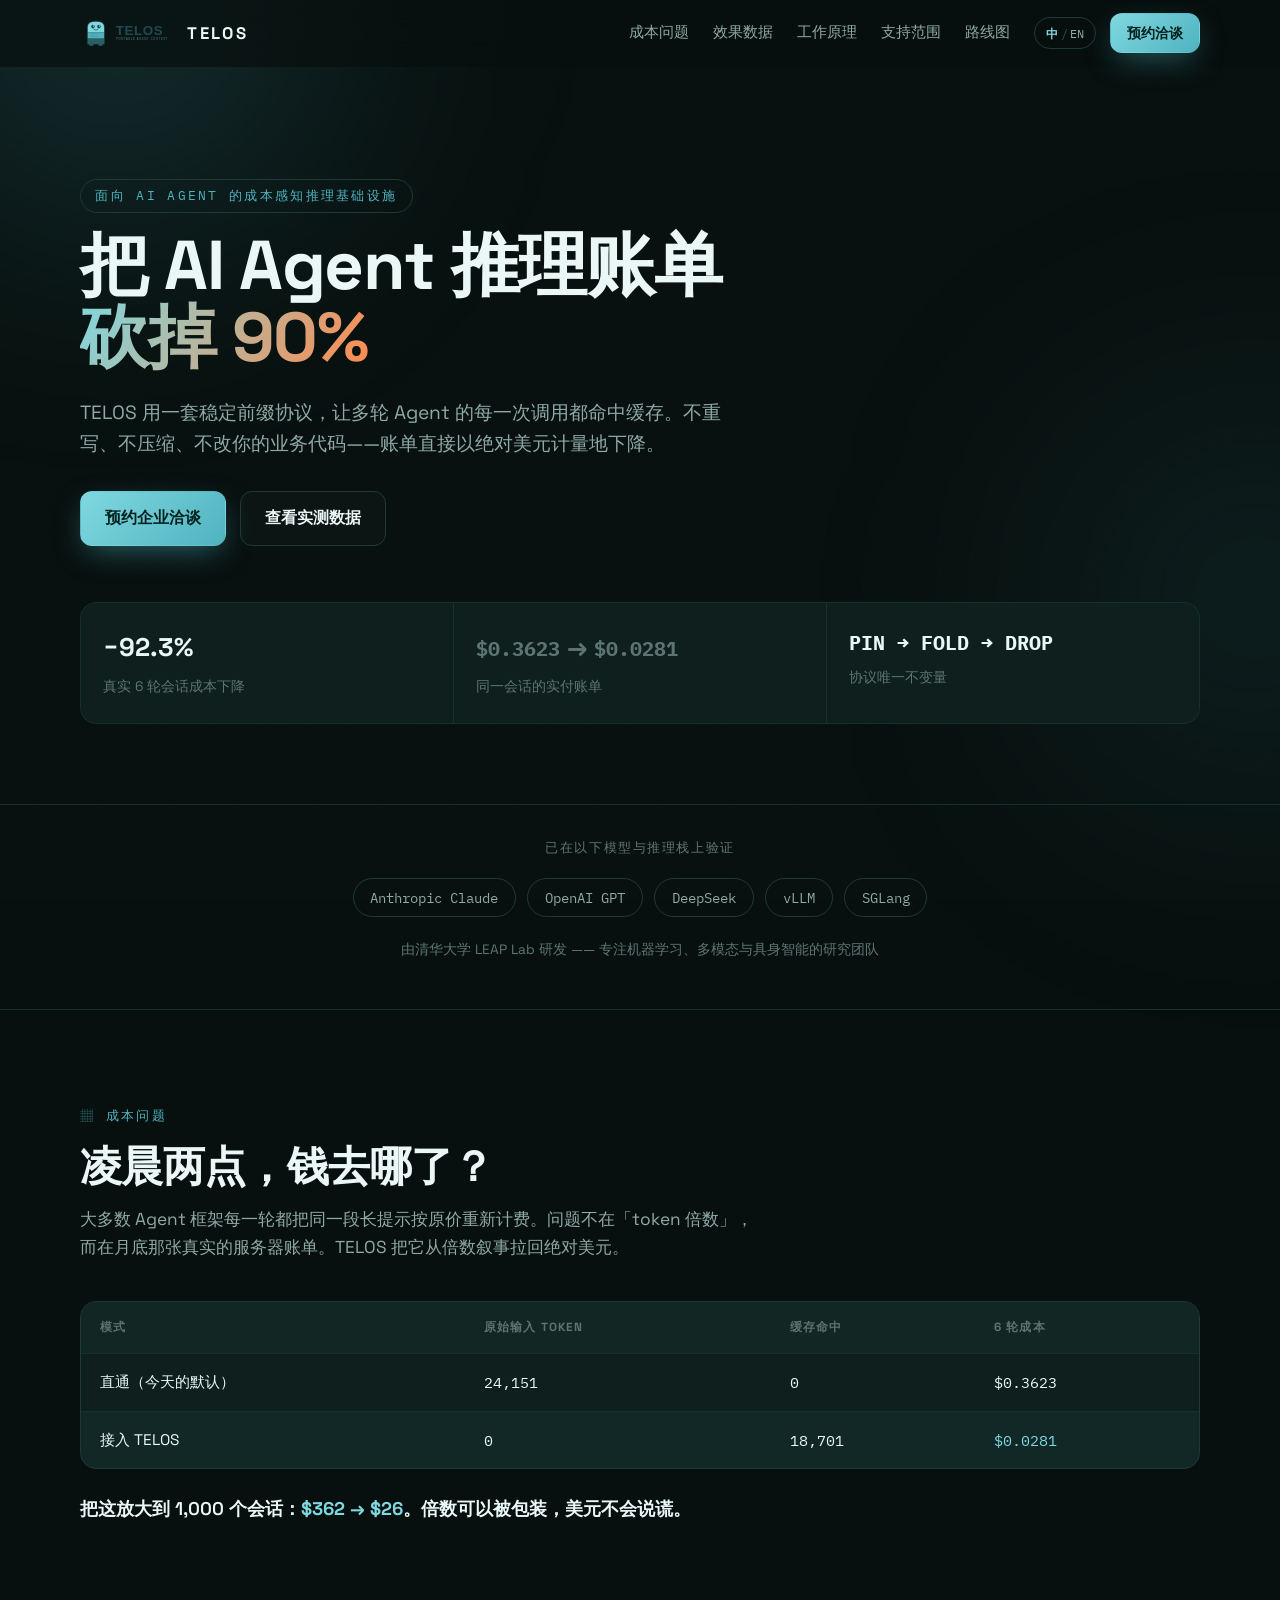
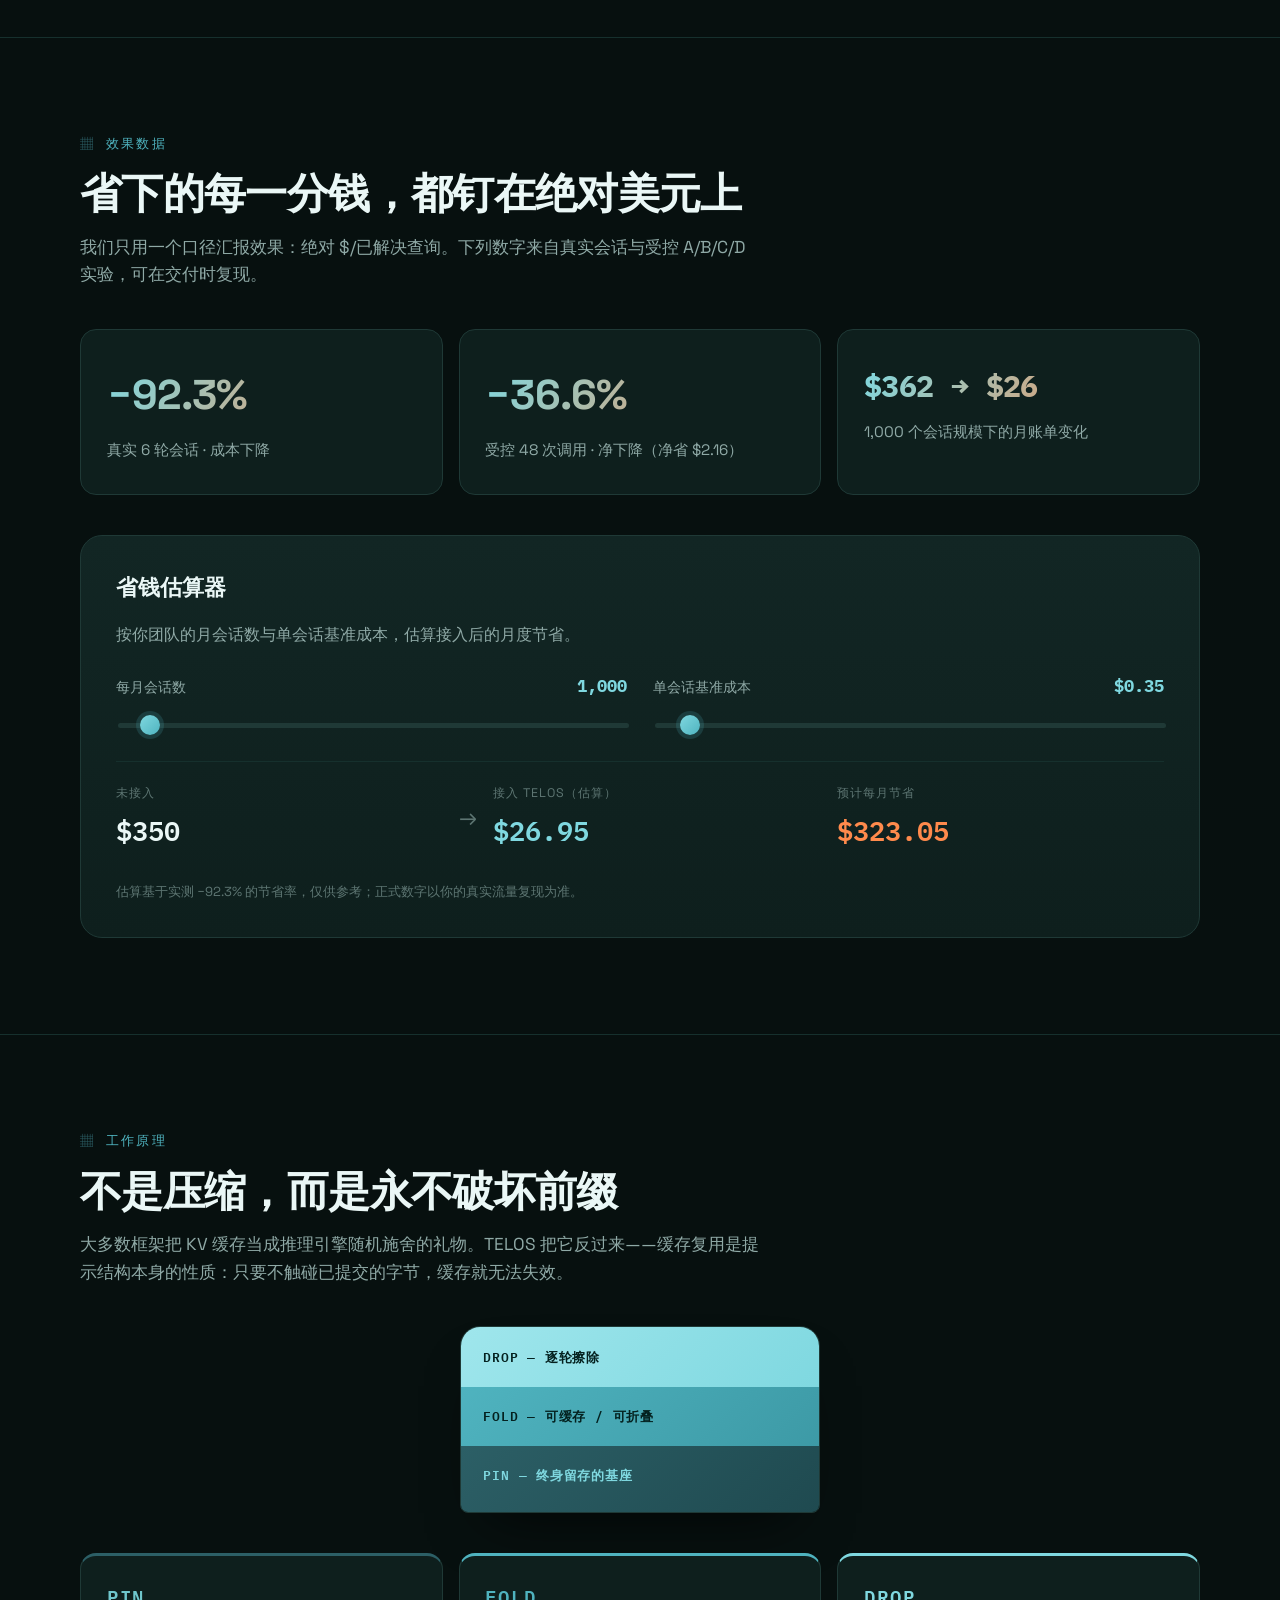
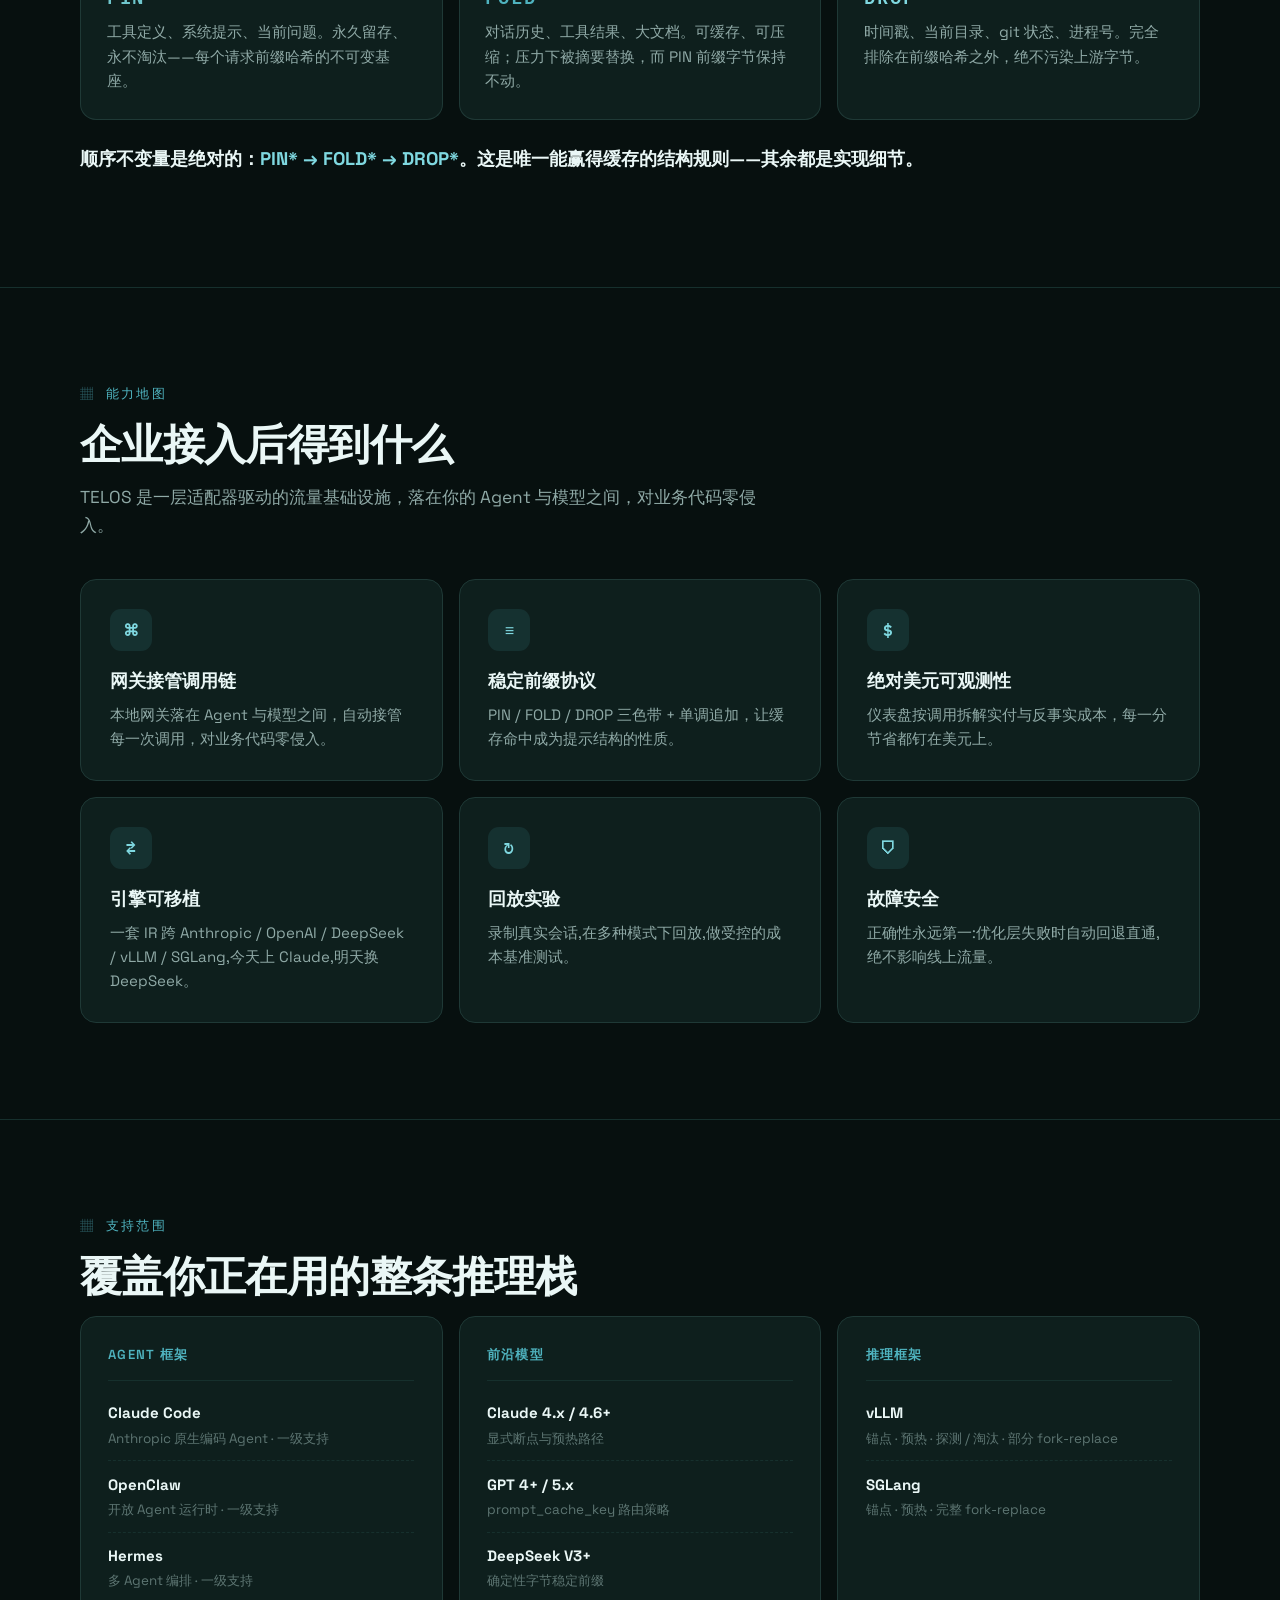
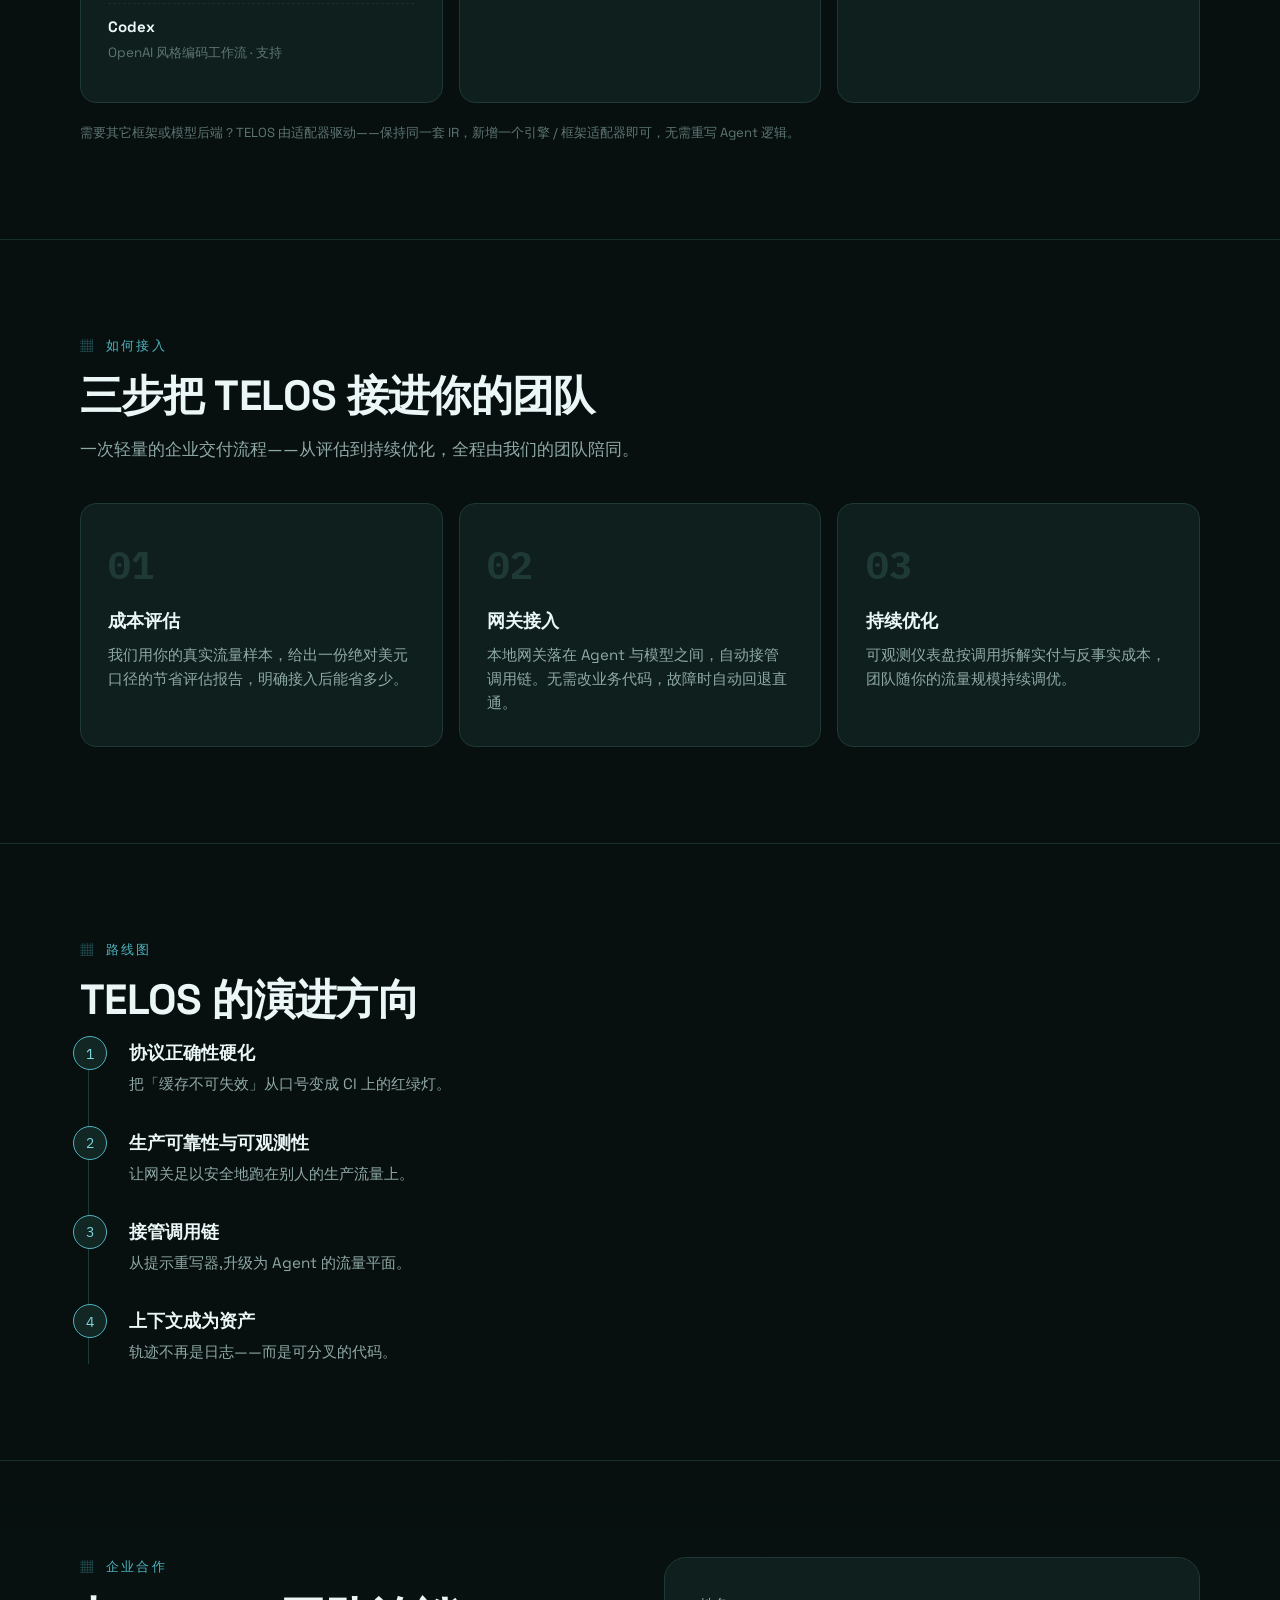
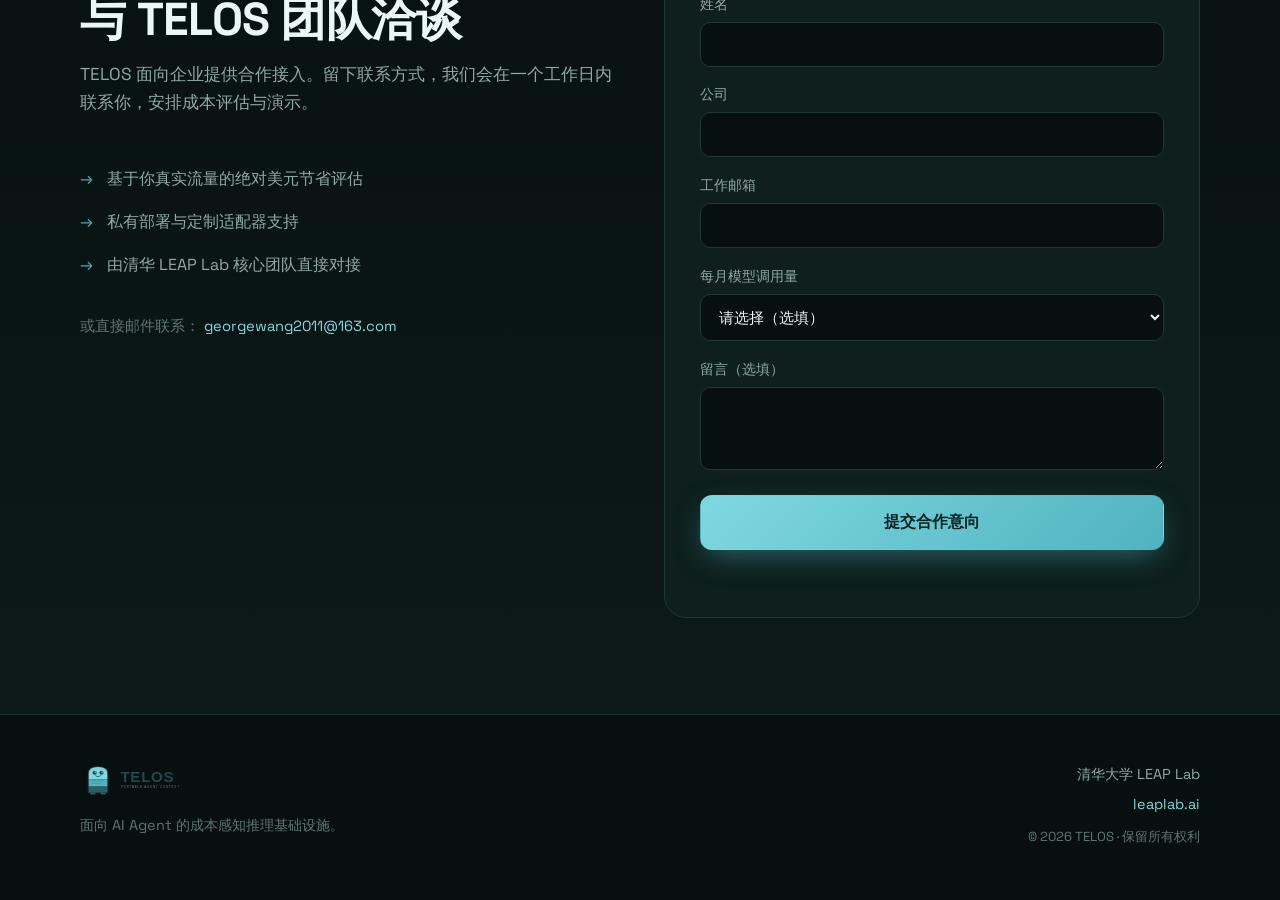
<file: site/index.html>
<!doctype html>
<html lang="zh">
  <head>
    <meta charset="UTF-8" />
    <meta name="viewport" content="width=device-width, initial-scale=1.0" />
    <title>TELOS — 把 AI Agent 推理账单砍掉 90%</title>
    <meta
      name="description"
      content="TELOS 是面向 AI Agent 的成本感知推理基础设施。通过稳定前缀协议，把多轮 Agent 的推理账单降低最高 90%。面向企业提供合作接入。"
    />
    <link rel="icon" href="./assets/logo.svg" />
    <link rel="preconnect" href="https://fonts.googleapis.com" />
    <link rel="preconnect" href="https://fonts.gstatic.com" crossorigin />
    <link
      href="https://fonts.googleapis.com/css2?family=Space+Grotesk:wght@400;500;600;700&family=IBM+Plex+Mono:wght@400;500;600&display=swap"
      rel="stylesheet"
    />
    <link rel="stylesheet" href="./styles.css" />
  </head>
  <body>
    <div class="grain" aria-hidden="true"></div>
    <div class="glow glow-a" aria-hidden="true"></div>
    <div class="glow glow-b" aria-hidden="true"></div>

    <!-- ░░ NAV ░░ -->
    <header class="nav" id="top">
      <div class="nav-inner">
        <a href="#top" class="brand">
          <img src="./assets/logo.svg" alt="TELOS" />
          <span>TELOS</span>
        </a>
        <nav class="nav-links">
          <a href="#problem" data-i18n="nav.problem"></a>
          <a href="#proof" data-i18n="nav.proof"></a>
          <a href="#protocol" data-i18n="nav.protocol"></a>
          <a href="#matrix" data-i18n="nav.matrix"></a>
          <a href="#roadmap" data-i18n="nav.roadmap"></a>
        </nav>
        <div class="nav-actions">
          <button class="lang-toggle" id="langToggle" aria-label="Language">
            <span data-lang="zh">中</span><span class="sep">/</span><span data-lang="en">EN</span>
          </button>
          <a href="#contact" class="btn btn-primary btn-sm" data-i18n="nav.cta"></a>
        </div>
      </div>
    </header>

    <main>
      <!-- ░░ HERO ░░ -->
      <section class="hero">
        <div class="wrap">
          <p class="eyebrow reveal" data-i18n="hero.eyebrow"></p>
          <h1 class="reveal" data-i18n-html="hero.title"></h1>
          <p class="lead reveal" data-i18n="hero.lead"></p>
          <div class="hero-actions reveal">
            <a href="#contact" class="btn btn-primary" data-i18n="hero.ctaPrimary"></a>
            <a href="#proof" class="btn btn-ghost" data-i18n="hero.ctaSecondary"></a>
          </div>
          <ul class="hero-stats reveal">
            <li>
              <b class="count" data-count="92.3" data-suffix="%" data-prefix="−">−92.3%</b>
              <span data-i18n="hero.stat1"></span>
            </li>
            <li>
              <b><span class="mono">$0.3623</span> <i class="arrow">→</i> <span class="mono accent">$0.0281</span></b>
              <span data-i18n="hero.stat2"></span>
            </li>
            <li>
              <b class="mono">PIN → FOLD → DROP</b>
              <span data-i18n="hero.stat3"></span>
            </li>
          </ul>
        </div>
      </section>

      <!-- ░░ TRUST ░░ -->
      <section class="trust">
        <div class="wrap">
          <p class="trust-label" data-i18n="trust.label"></p>
          <div class="trust-row">
            <span class="chip">Anthropic Claude</span>
            <span class="chip">OpenAI GPT</span>
            <span class="chip">DeepSeek</span>
            <span class="chip">vLLM</span>
            <span class="chip">SGLang</span>
          </div>
          <p class="trust-org" data-i18n="trust.org"></p>
        </div>
      </section>

      <!-- ░░ PROBLEM ░░ -->
      <section id="problem" class="band">
        <div class="wrap">
          <p class="kicker reveal" data-i18n="problem.kicker"></p>
          <h2 class="reveal" data-i18n="problem.title"></h2>
          <p class="section-lead reveal" data-i18n="problem.lead"></p>
          <div class="table-card reveal">
            <table>
              <thead>
                <tr>
                  <th data-i18n="problem.thMode"></th>
                  <th data-i18n="problem.thRaw"></th>
                  <th data-i18n="problem.thCache"></th>
                  <th data-i18n="problem.thCost"></th>
                </tr>
              </thead>
              <tbody>
                <tr>
                  <td data-i18n="problem.r1mode"></td>
                  <td class="mono">24,151</td>
                  <td class="mono">0</td>
                  <td class="mono">$0.3623</td>
                </tr>
                <tr class="row-win">
                  <td data-i18n="problem.r2mode"></td>
                  <td class="mono">0</td>
                  <td class="mono">18,701</td>
                  <td class="mono accent">$0.0281</td>
                </tr>
              </tbody>
            </table>
          </div>
          <p class="strong-note reveal" data-i18n-html="problem.note"></p>
        </div>
      </section>

      <!-- ░░ PROOF ░░ -->
      <section id="proof" class="band">
        <div class="wrap">
          <p class="kicker reveal" data-i18n="proof.kicker"></p>
          <h2 class="reveal" data-i18n="proof.title"></h2>
          <p class="section-lead reveal" data-i18n="proof.lead"></p>
          <div class="proof-grid reveal">
            <div class="proof-stat">
              <b class="count" data-count="92.3" data-suffix="%" data-prefix="−">−92.3%</b>
              <span data-i18n="proof.s1"></span>
            </div>
            <div class="proof-stat">
              <b class="count" data-count="36.6" data-suffix="%" data-prefix="−">−36.6%</b>
              <span data-i18n="proof.s2"></span>
            </div>
            <div class="proof-stat">
              <b class="mono">$362 → $26</b>
              <span data-i18n="proof.s3"></span>
            </div>
          </div>

          <div class="estimator reveal">
            <h3 data-i18n="proof.estTitle"></h3>
            <p class="muted" data-i18n="proof.estLead"></p>
            <div class="est-controls">
              <div class="est-field">
                <label for="sessions"><span data-i18n="proof.estSessions"></span> <b id="sessionsOut" class="mono">1000</b></label>
                <input id="sessions" type="range" min="100" max="20000" step="100" value="1000" />
              </div>
              <div class="est-field">
                <label for="baseline"><span data-i18n="proof.estBaseline"></span> <b id="baselineOut" class="mono">$0.36</b></label>
                <input id="baseline" type="range" min="0.1" max="5" step="0.05" value="0.36" />
              </div>
            </div>
            <div class="est-result">
              <div class="est-kpi">
                <span data-i18n="proof.estWithout"></span>
                <b id="withoutOut" class="mono">$360</b>
              </div>
              <i class="arrow">→</i>
              <div class="est-kpi">
                <span data-i18n="proof.estWith"></span>
                <b id="withOut" class="mono accent">$27.72</b>
              </div>
              <div class="est-kpi est-save">
                <span data-i18n="proof.estSave"></span>
                <b id="savingOut" class="mono">$332.28</b>
              </div>
            </div>
            <p class="fineprint" data-i18n="proof.estFine"></p>
          </div>
        </div>
      </section>

      <!-- ░░ PROTOCOL ░░ -->
      <section id="protocol" class="band">
        <div class="wrap">
          <p class="kicker reveal" data-i18n="protocol.kicker"></p>
          <h2 class="reveal" data-i18n="protocol.title"></h2>
          <p class="section-lead reveal" data-i18n="protocol.lead"></p>

          <div class="tablet reveal" aria-hidden="true">
            <div class="strata drop"><span data-i18n="protocol.dropTag"></span></div>
            <div class="strata fold"><span data-i18n="protocol.foldTag"></span></div>
            <div class="strata pin"><span data-i18n="protocol.pinTag"></span></div>
          </div>

          <div class="band-grid reveal">
            <article class="band-card b-pin">
              <h3>PIN</h3>
              <p data-i18n="protocol.pinDesc"></p>
            </article>
            <article class="band-card b-fold">
              <h3>FOLD</h3>
              <p data-i18n="protocol.foldDesc"></p>
            </article>
            <article class="band-card b-drop">
              <h3>DROP</h3>
              <p data-i18n="protocol.dropDesc"></p>
            </article>
          </div>
          <p class="strong-note reveal" data-i18n-html="protocol.invariant"></p>
        </div>
      </section>

      <!-- ░░ CAPABILITIES ░░ -->
      <section id="capabilities" class="band">
        <div class="wrap">
          <p class="kicker reveal" data-i18n="caps.kicker"></p>
          <h2 class="reveal" data-i18n="caps.title"></h2>
          <p class="section-lead reveal" data-i18n="caps.lead"></p>
          <div class="cap-grid reveal" id="capGrid"></div>
        </div>
      </section>

      <!-- ░░ SUPPORT MATRIX ░░ -->
      <section id="matrix" class="band">
        <div class="wrap">
          <p class="kicker reveal" data-i18n="matrix.kicker"></p>
          <h2 class="reveal" data-i18n="matrix.title"></h2>
          <div class="matrix-grid reveal">
            <article class="matrix-card">
              <h3 data-i18n="matrix.harness"></h3>
              <ul id="mxHarness"></ul>
            </article>
            <article class="matrix-card">
              <h3 data-i18n="matrix.models"></h3>
              <ul id="mxModels"></ul>
            </article>
            <article class="matrix-card">
              <h3 data-i18n="matrix.frameworks"></h3>
              <ul id="mxFrameworks"></ul>
            </article>
          </div>
          <p class="fineprint reveal" data-i18n="matrix.note"></p>
        </div>
      </section>

      <!-- ░░ ONBOARDING ░░ -->
      <section id="onboard" class="band">
        <div class="wrap">
          <p class="kicker reveal" data-i18n="onboard.kicker"></p>
          <h2 class="reveal" data-i18n="onboard.title"></h2>
          <p class="section-lead reveal" data-i18n="onboard.lead"></p>
          <div class="step-grid reveal">
            <article class="step-card">
              <span class="step-num">01</span>
              <h3 data-i18n="onboard.s1title"></h3>
              <p data-i18n="onboard.s1desc"></p>
            </article>
            <article class="step-card">
              <span class="step-num">02</span>
              <h3 data-i18n="onboard.s2title"></h3>
              <p data-i18n="onboard.s2desc"></p>
            </article>
            <article class="step-card">
              <span class="step-num">03</span>
              <h3 data-i18n="onboard.s3title"></h3>
              <p data-i18n="onboard.s3desc"></p>
            </article>
          </div>
        </div>
      </section>

      <!-- ░░ ROADMAP ░░ -->
      <section id="roadmap" class="band">
        <div class="wrap">
          <p class="kicker reveal" data-i18n="roadmap.kicker"></p>
          <h2 class="reveal" data-i18n="roadmap.title"></h2>
          <ol class="timeline reveal" id="timeline"></ol>
        </div>
      </section>

      <!-- ░░ CONTACT ░░ -->
      <section id="contact" class="contact">
        <div class="wrap">
          <div class="contact-grid">
            <div class="contact-copy reveal">
              <p class="kicker" data-i18n="contact.kicker"></p>
              <h2 data-i18n="contact.title"></h2>
              <p class="section-lead" data-i18n="contact.lead"></p>
              <ul class="contact-points">
                <li data-i18n="contact.p1"></li>
                <li data-i18n="contact.p2"></li>
                <li data-i18n="contact.p3"></li>
              </ul>
              <p class="contact-fallback">
                <span data-i18n="contact.fallback"></span>
                <a href="mailto:georgewang2011@163.com">georgewang2011@163.com</a>
              </p>
            </div>

            <form class="contact-form reveal" id="leadForm" novalidate>
              <div class="field">
                <label for="f-name" data-i18n="contact.fName"></label>
                <input id="f-name" name="name" type="text" required autocomplete="name" />
              </div>
              <div class="field">
                <label for="f-company" data-i18n="contact.fCompany"></label>
                <input id="f-company" name="company" type="text" required autocomplete="organization" />
              </div>
              <div class="field">
                <label for="f-email" data-i18n="contact.fEmail"></label>
                <input id="f-email" name="email" type="email" required autocomplete="email" />
              </div>
              <div class="field">
                <label for="f-volume" data-i18n="contact.fVolume"></label>
                <select id="f-volume" name="volume">
                  <option value="" data-i18n="contact.vChoose"></option>
                  <option value="<100k" data-i18n="contact.v1"></option>
                  <option value="100k-1M" data-i18n="contact.v2"></option>
                  <option value="1M-10M" data-i18n="contact.v3"></option>
                  <option value=">10M" data-i18n="contact.v4"></option>
                </select>
              </div>
              <div class="field">
                <label for="f-message" data-i18n="contact.fMessage"></label>
                <textarea id="f-message" name="message" rows="3"></textarea>
              </div>
              <button type="submit" class="btn btn-primary btn-block" id="leadSubmit">
                <span data-i18n="contact.submit"></span>
              </button>
              <p class="form-status" id="formStatus" role="status" aria-live="polite"></p>
            </form>
          </div>
        </div>
      </section>
    </main>

    <!-- ░░ FOOTER ░░ -->
    <footer class="footer">
      <div class="wrap footer-inner">
        <div class="footer-brand">
          <img src="./assets/logo.svg" alt="TELOS" />
          <p data-i18n="footer.tag"></p>
        </div>
        <div class="footer-meta">
          <p data-i18n="footer.org"></p>
          <a href="https://www.leaplab.ai/" target="_blank" rel="noreferrer">leaplab.ai</a>
          <p class="copyright">© 2026 TELOS · <span data-i18n="footer.rights"></span></p>
        </div>
      </div>
    </footer>

    <script src="./app.js"></script>
  </body>
</html>
</file>
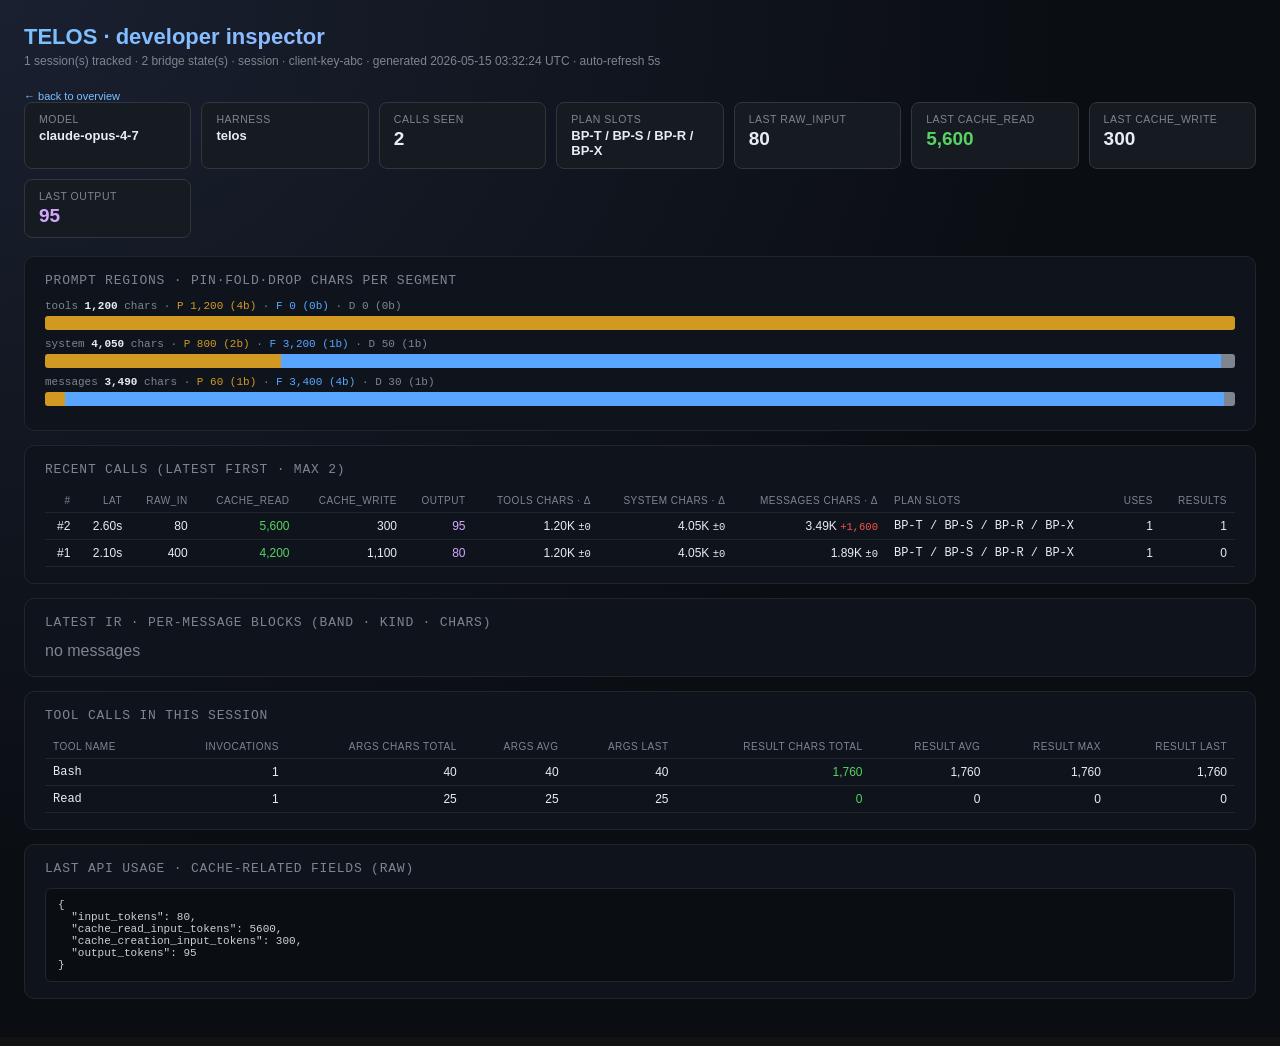
<file: example_developer_page.html>
<!doctype html>
<html lang="en"><head>
<meta charset="utf-8">
<meta http-equiv="refresh" content="5">
<title>TELOS · developer · session · client-key-abc</title>
<style>
:root { color-scheme: dark; }
* { box-sizing: border-box; }
body {
  font-family: -apple-system, BlinkMacSystemFont, 'Inter', 'Segoe UI', sans-serif;
  margin: 0; padding: 0;
  background: radial-gradient(ellipse at top left, #1a2030 0%, #0a0d12 60%);
  color: #e6edf3; min-height: 100vh;
}
.wrap { max-width: 1280px; margin: 0 auto; padding: 24px; }
header { margin-bottom: 22px; }
header h1 { margin: 0 0 4px 0; font-size: 22px; font-weight: 700;
  background: linear-gradient(120deg, #79c0ff 0%, #d2a8ff 100%);
  -webkit-background-clip: text; background-clip: text;
  -webkit-text-fill-color: transparent;
}
header .sub { color: #7d8590; font-size: 12px; }
a { color: #79c0ff; text-decoration: none; }
a:hover { text-decoration: underline; }
.card {
  background: #0f141c; border: 1px solid #21262d; border-radius: 10px;
  padding: 16px 20px; margin-bottom: 14px;
}
.card h2 { margin: 0 0 12px 0; font-size: 13px; color: #7d8590;
  text-transform: uppercase; letter-spacing: 0.06em; font-weight: 500;
  font-family: monospace; }
.kpis { display: grid; grid-template-columns: repeat(auto-fit, minmax(160px, 1fr));
  gap: 10px; margin-bottom: 18px; }
.kpi { background: #161b22; border: 1px solid #30363d; border-radius: 8px;
  padding: 10px 14px; }
.kpi .label { color: #7d8590; font-size: 10.5px; text-transform: uppercase;
  letter-spacing: 0.05em; margin-bottom: 3px; }
.kpi .value { font-size: 19px; font-weight: 600; font-variant-numeric: tabular-nums; }
.kpi .sub { color: #7d8590; font-size: 11px; margin-top: 1px; }

table { width: 100%; border-collapse: collapse; font-size: 12px;
  font-variant-numeric: tabular-nums; }
th, td { padding: 6px 8px; border-bottom: 1px solid #21262d; text-align: right;
  vertical-align: middle; }
th { font-weight: 500; color: #7d8590; text-transform: uppercase;
  font-size: 10px; letter-spacing: 0.05em; }
th.left, td.left { text-align: left; }
td.left { font-family: monospace; }
tr:hover td { background: #131822; }

.pin   { color: #d29922; }
.fold  { color: #58a6ff; }
.drop  { color: #7d8590; }
.green { color: #56d364; }
.purple { color: #d2a8ff; }
.muted { color: #7d8590; }

.tabs { display: flex; gap: 0; background: #161b22; border-radius: 999px;
  padding: 4px; margin-bottom: 14px; border: 1px solid #30363d;
  width: fit-content; }
.tabs a { display: inline-block; padding: 6px 16px; border-radius: 999px;
  font-size: 12px; font-weight: 500; color: #8b949e; text-decoration: none; }
.tabs a.active { background: linear-gradient(120deg, #d2a8ff 0%, #79c0ff 100%);
  color: #0a0d12; }

.stack-bar { display: flex; height: 14px; border-radius: 3px; overflow: hidden;
  background: #161b22; margin: 4px 0 4px 0; }
.stack-bar > span { display: block; height: 100%; }
.stack-bar .pin   { background: #d29922; }
.stack-bar .fold  { background: #58a6ff; }
.stack-bar .drop  { background: #7d8590; }

.delta { font-family: monospace; font-size: 10.5px; }
.delta.up   { color: #f85149; }
.delta.down { color: #56d364; }

.msg-row { display: grid; grid-template-columns: 60px 70px 1fr; gap: 8px;
  padding: 4px 0; border-bottom: 1px dashed #21262d; font-size: 11.5px; }
.msg-row .role { font-family: monospace; color: #d2a8ff; }
.msg-row .idx { color: #7d8590; font-family: monospace; }
.msg-row .blocks { font-family: monospace; }
.blk-pill { display: inline-block; padding: 1px 6px; border-radius: 3px;
  font-size: 10px; margin-right: 4px; }

pre.raw { background: #0a0d12; border: 1px solid #21262d; border-radius: 6px;
  padding: 10px 12px; overflow-x: auto; font-size: 11px; color: #c9d1d9;
  margin: 0; max-height: 240px; }
.refresh-bar { color: #7d8590; font-size: 11px; margin-top: 4px; }
</style>
</head><body>
<div class="wrap">
<header>
  <h1>TELOS · developer inspector</h1>
  <div class="sub">
    1 session(s) tracked · 2 bridge state(s) ·
    session · client-key-abc · generated 2026-05-15 03:32:24 UTC · auto-refresh 5s
  </div>
</header>
<div class="refresh-bar"><a href="?">← back to overview</a></div>

<div class="kpis">
  <div class="kpi"><div class="label">model</div>
    <div class="value" style="font-size:13px">claude-opus-4-7</div></div>
  <div class="kpi"><div class="label">harness</div>
    <div class="value" style="font-size:13px">telos</div></div>
  <div class="kpi"><div class="label">calls seen</div>
    <div class="value">2</div></div>
  <div class="kpi"><div class="label">plan slots</div>
    <div class="value" style="font-size:13px">BP-T / BP-S / BP-R / BP-X</div></div>
  <div class="kpi"><div class="label">last raw_input</div>
    <div class="value gold">80</div></div>
  <div class="kpi"><div class="label">last cache_read</div>
    <div class="value green">5,600</div></div>
  <div class="kpi"><div class="label">last cache_write</div>
    <div class="value gold">300</div></div>
  <div class="kpi"><div class="label">last output</div>
    <div class="value purple">95</div></div>
</div>
<div class="card"><h2>Prompt regions · pin·fold·drop chars per segment</h2><div style="margin-bottom:8px"><div style="font-size:11px;color:#7d8590;font-family:monospace;margin-bottom:2px">tools <b style="color:#e6edf3">1,200</b> chars · <span class="pin">P 1,200 (4b)</span> · <span class="fold">F 0 (0b)</span> · <span class="drop">D 0 (0b)</span></div><div class="stack-bar"><span class="pin"  style="width:100.0%" title="PIN 1,200"></span><span class="fold" style="width:0.0%" title="FOLD 0"></span><span class="drop" style="width:0.0%" title="DROP 0"></span></div></div><div style="margin-bottom:8px"><div style="font-size:11px;color:#7d8590;font-family:monospace;margin-bottom:2px">system <b style="color:#e6edf3">4,050</b> chars · <span class="pin">P 800 (2b)</span> · <span class="fold">F 3,200 (1b)</span> · <span class="drop">D 50 (1b)</span></div><div class="stack-bar"><span class="pin"  style="width:19.8%" title="PIN 800"></span><span class="fold" style="width:79.0%" title="FOLD 3,200"></span><span class="drop" style="width:1.2%" title="DROP 50"></span></div></div><div style="margin-bottom:8px"><div style="font-size:11px;color:#7d8590;font-family:monospace;margin-bottom:2px">messages <b style="color:#e6edf3">3,490</b> chars · <span class="pin">P 60 (1b)</span> · <span class="fold">F 3,400 (4b)</span> · <span class="drop">D 30 (1b)</span></div><div class="stack-bar"><span class="pin"  style="width:1.7%" title="PIN 60"></span><span class="fold" style="width:97.4%" title="FOLD 3,400"></span><span class="drop" style="width:0.9%" title="DROP 30"></span></div></div></div>
<div class="card">
  <h2>Recent calls (latest first · max 2)</h2>
  <table>
    <thead><tr>
      <th>#</th><th>lat</th>
      <th>raw_in</th><th>cache_read</th><th>cache_write</th><th>output</th>
      <th>tools chars · Δ</th><th>system chars · Δ</th><th>messages chars · Δ</th>
      <th class="left">plan slots</th>
      <th>uses</th><th>results</th>
    </tr></thead>
    <tbody><tr><td>#2</td><td>2.60s</td><td>80</td><td class="green">5,600</td><td class="gold">300</td><td class="purple">95</td><td>1.20K <span class="delta">±0</span></td><td>4.05K <span class="delta">±0</span></td><td>3.49K <span class="delta up">+1,600</span></td><td class="left">BP-T / BP-S / BP-R / BP-X</td><td>1</td><td>1</td></tr><tr><td>#1</td><td>2.10s</td><td>400</td><td class="green">4,200</td><td class="gold">1,100</td><td class="purple">80</td><td>1.20K <span class="delta">±0</span></td><td>4.05K <span class="delta">±0</span></td><td>1.89K <span class="delta">±0</span></td><td class="left">BP-T / BP-S / BP-R / BP-X</td><td>1</td><td>0</td></tr></tbody>
  </table>
</div>

<div class="card">
  <h2>Latest IR · per-message blocks (band · kind · chars)</h2>
  <div class="muted">no messages</div>
</div>

<div class="card">
  <h2>Tool calls in this session</h2>
  <table>
    <thead><tr>
      <th class="left">tool name</th>
      <th>invocations</th>
      <th>args chars total</th>
      <th>args avg</th>
      <th>args last</th>
      <th>result chars total</th>
      <th>result avg</th>
      <th>result max</th>
      <th>result last</th>
    </tr></thead>
    <tbody><tr><td class="left">Bash</td><td>1</td><td>40</td><td>40</td><td>40</td><td class="green">1,760</td><td>1,760</td><td>1,760</td><td>1,760</td></tr><tr><td class="left">Read</td><td>1</td><td>25</td><td>25</td><td>25</td><td class="green">0</td><td>0</td><td>0</td><td>0</td></tr></tbody>
  </table>
</div>

<div class="card">
  <h2>Last API usage · cache-related fields (raw)</h2>
  <pre class="raw">{
  &quot;input_tokens&quot;: 80,
  &quot;cache_read_input_tokens&quot;: 5600,
  &quot;cache_creation_input_tokens&quot;: 300,
  &quot;output_tokens&quot;: 95
}</pre>
</div>

</div></body></html>
</file>
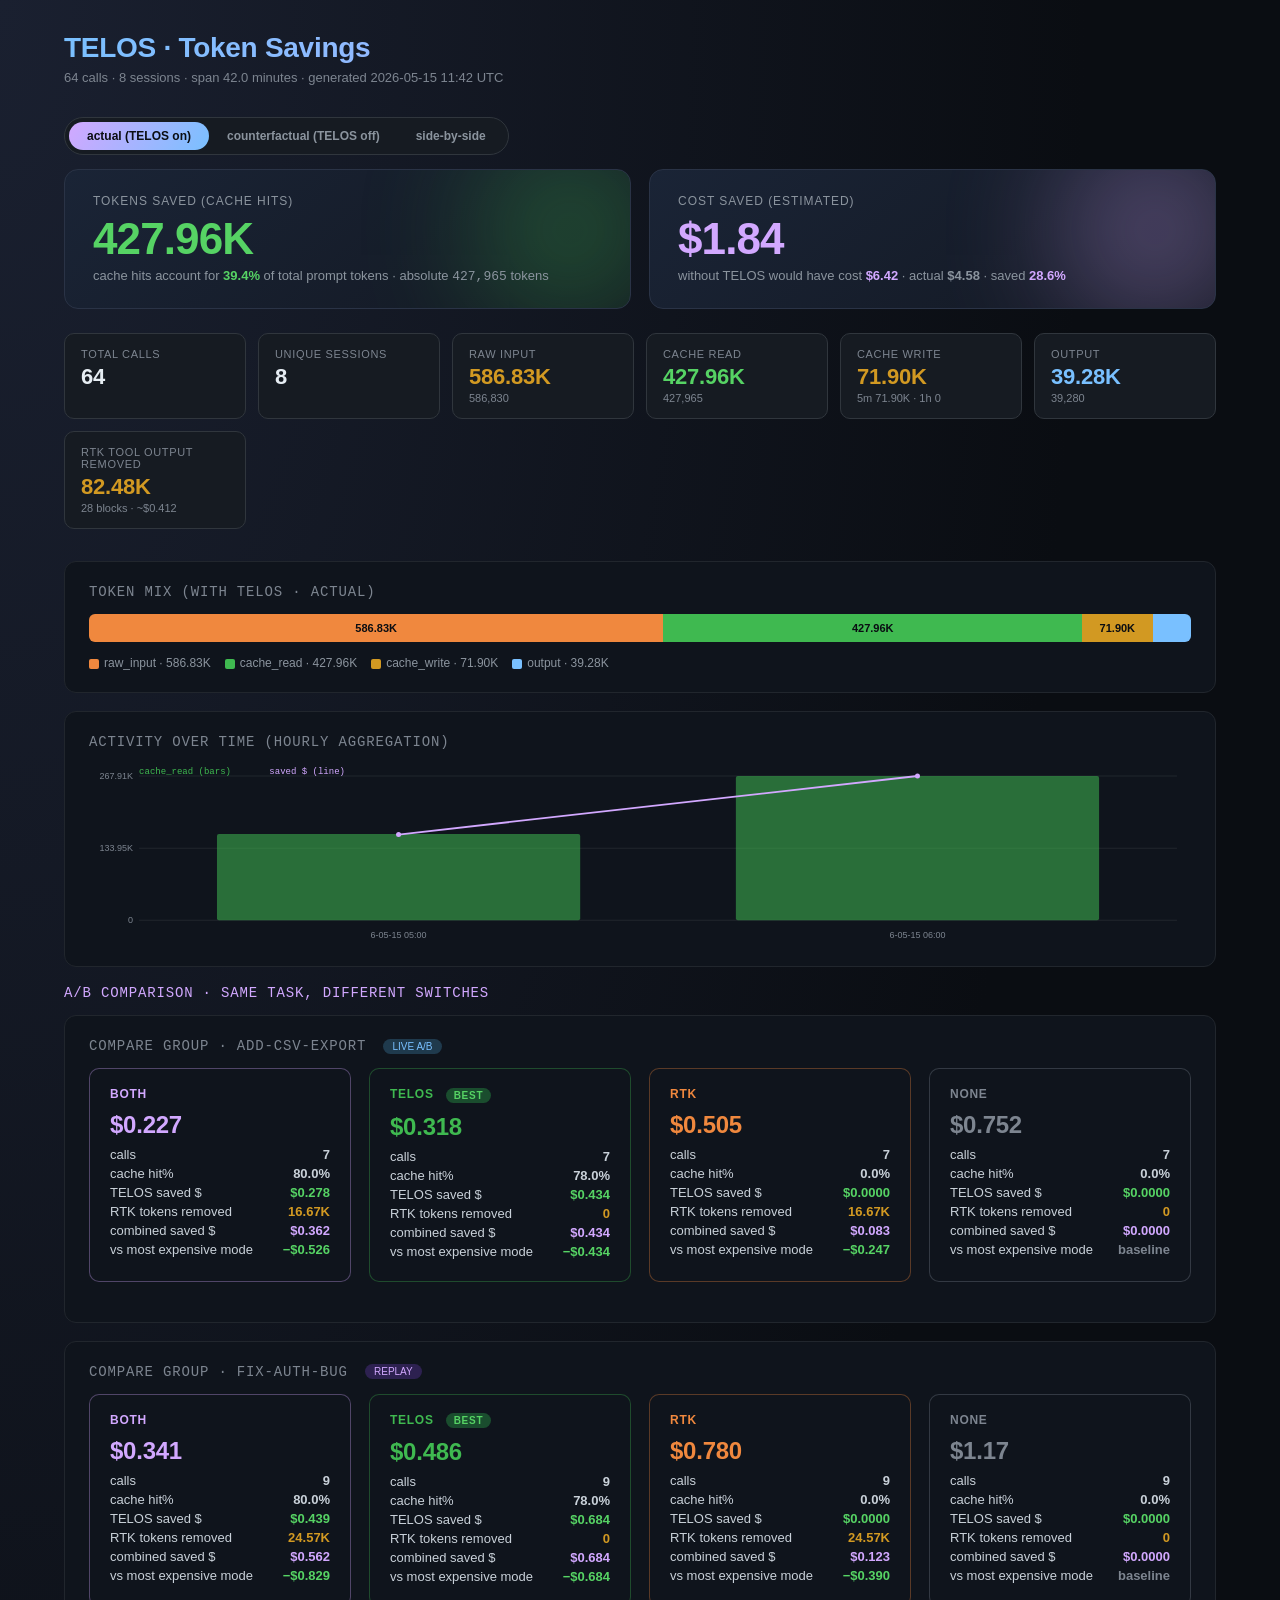
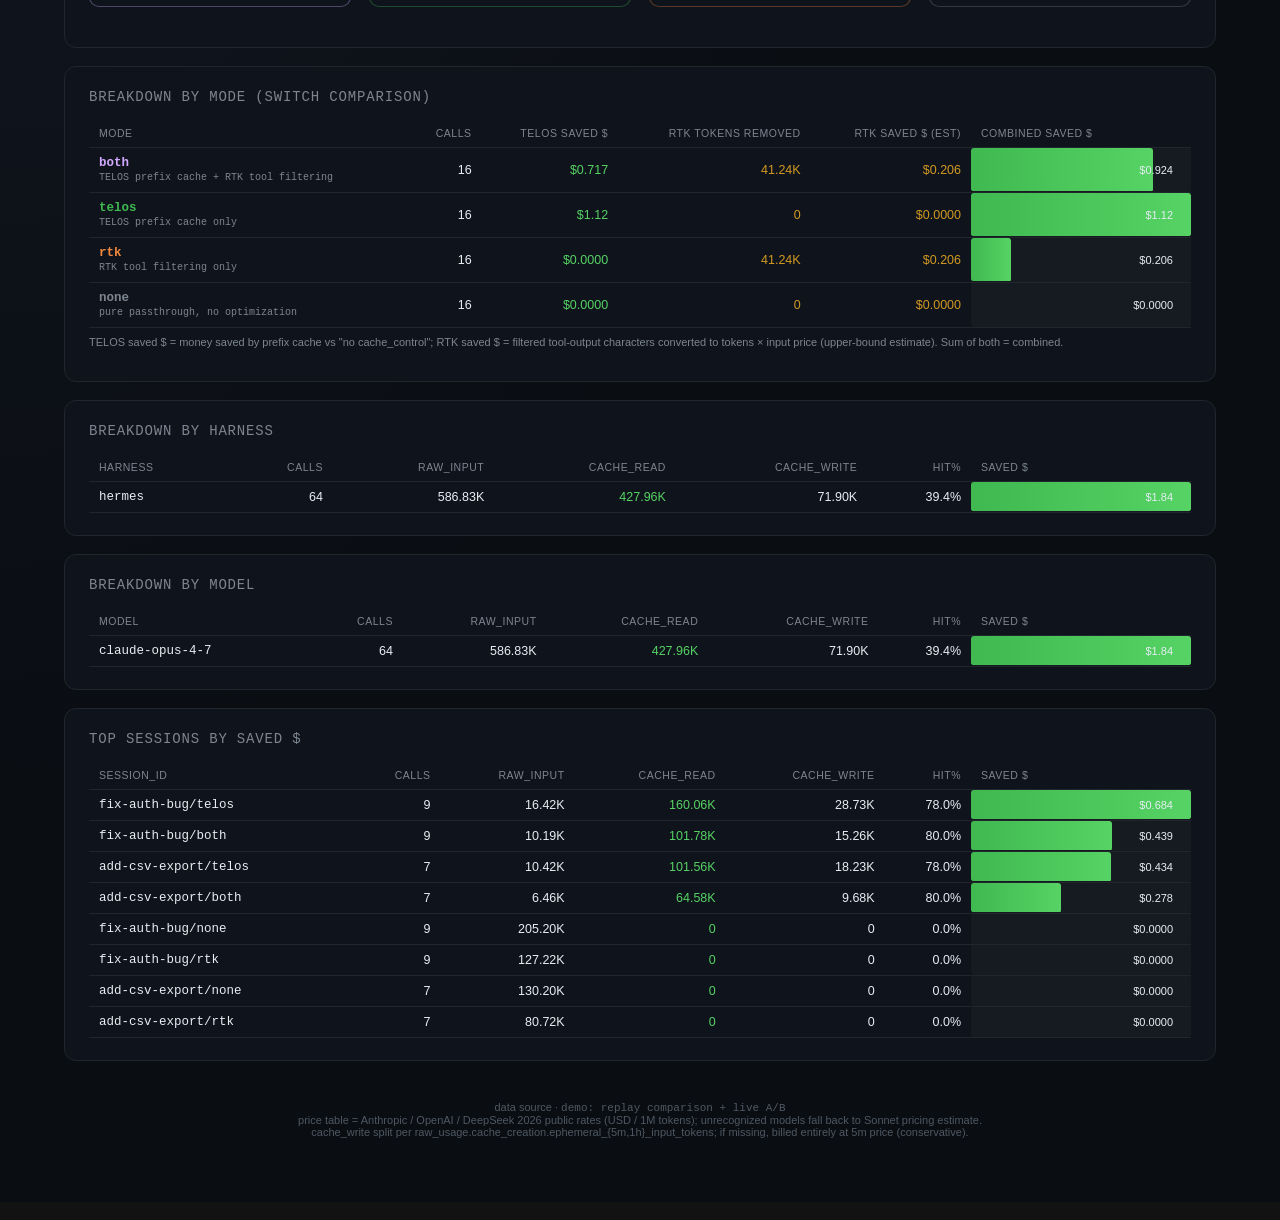
<file: example_savings_dashboard.html>
<!doctype html>
<html lang="en"><head>
<meta charset="utf-8">

<title>TELOS · Token Savings Dashboard</title>
<style>
:root { color-scheme: dark; }
* { box-sizing: border-box; }
body {
  font-family: -apple-system, BlinkMacSystemFont, 'Inter', 'Segoe UI', sans-serif;
  margin: 0;
  padding: 0;
  background: radial-gradient(ellipse at top left, #1a2030 0%, #0a0d12 60%);
  color: #e6edf3;
  min-height: 100vh;
}
.wrap { max-width: 1200px; margin: 0 auto; padding: 32px 24px 64px; }

header { margin-bottom: 32px; }
header h1 { margin: 0 0 6px 0; font-size: 28px; font-weight: 700;
  letter-spacing: -0.01em;
  background: linear-gradient(120deg, #79c0ff 0%, #d2a8ff 100%);
  -webkit-background-clip: text; background-clip: text;
  -webkit-text-fill-color: transparent;
}
header .sub { color: #7d8590; font-size: 13px; }

/* ---- hero stats ---- */
.hero {
  display: grid; grid-template-columns: 1fr 1fr; gap: 18px; margin-bottom: 24px;
}
.hero-card {
  background: linear-gradient(140deg, #1a2436 0%, #131822 100%);
  border: 1px solid #2a3346; border-radius: 14px;
  padding: 24px 28px; position: relative; overflow: hidden;
}
.hero-card.green::before, .hero-card.purple::before {
  content: ''; position: absolute; right: -40px; top: -40px;
  width: 200px; height: 200px; border-radius: 50%;
  filter: blur(60px); opacity: 0.3;
}
.hero-card.green::before  { background: #3fb950; }
.hero-card.purple::before { background: #d2a8ff; }

.hero-card .label {
  color: #8b949e; font-size: 12px; text-transform: uppercase;
  letter-spacing: 0.08em; font-weight: 500; position: relative;
}
.hero-card .value {
  font-size: 44px; font-weight: 700; font-variant-numeric: tabular-nums;
  margin: 6px 0 4px 0; position: relative; letter-spacing: -0.02em;
}
.hero-card .sub {
  color: #8b949e; font-size: 13px; position: relative;
}
.hero-card.green .value  { color: #56d364; }
.hero-card.purple .value { color: #d2a8ff; }

/* ---- KPI strip ---- */
.kpis {
  display: grid; grid-template-columns: repeat(auto-fit, minmax(160px, 1fr));
  gap: 12px; margin-bottom: 32px;
}
.kpi {
  background: #161b22; border: 1px solid #30363d; border-radius: 10px;
  padding: 14px 16px;
}
.kpi .label { color: #7d8590; font-size: 11px; text-transform: uppercase;
  letter-spacing: 0.06em; margin-bottom: 4px; }
.kpi .value { font-size: 22px; font-weight: 600; font-variant-numeric: tabular-nums;
  letter-spacing: -0.01em; }
.kpi .sub { font-size: 11px; color: #7d8590; margin-top: 2px; }

/* ---- card ---- */
.card {
  background: #0f141c; border: 1px solid #21262d; border-radius: 12px;
  padding: 22px 24px; margin-bottom: 18px;
}
.card h2 {
  margin: 0 0 14px 0; font-size: 14px; font-family: monospace;
  color: #7d8590; text-transform: uppercase; letter-spacing: 0.06em;
  font-weight: 500;
}

/* ---- segmented bar ---- */
.seg-bar {
  display: flex; height: 28px; border-radius: 6px; overflow: hidden;
  background: #161b22; margin: 8px 0 14px 0;
}
.seg-bar > span {
  display: flex; align-items: center; justify-content: center;
  font-size: 11px; font-weight: 600; color: #0a0d12;
  font-variant-numeric: tabular-nums;
}
.seg-bar .raw_input   { background: #f0883e; }
.seg-bar .cache_read  { background: #3fb950; }
.seg-bar .cache_write { background: #d29922; }
.seg-bar .output      { background: #79c0ff; }
.seg-bar > span:empty { color: transparent; }

.seg-legend { display: flex; flex-wrap: wrap; gap: 14px; font-size: 12px; }
.seg-legend > span { color: #8b949e; }
.seg-legend .sw { display: inline-block; width: 10px; height: 10px;
  border-radius: 2px; vertical-align: middle; margin-right: 5px; }

/* ---- table ---- */
table {
  width: 100%; border-collapse: collapse; font-size: 12.5px;
  font-variant-numeric: tabular-nums;
}
th, td { padding: 8px 10px; border-bottom: 1px solid #21262d; text-align: right;
  vertical-align: middle; }
th { font-weight: 500; color: #7d8590; text-transform: uppercase;
  font-size: 10.5px; letter-spacing: 0.05em; }
th.left, td.left { text-align: left; }
td.left { font-family: monospace; }
tr:hover td { background: #131822; }

.bar-cell {
  position: relative; width: 220px;
  background: #161b22; border-radius: 3px; overflow: hidden;
}
.bar-cell .fill {
  position: absolute; left: 0; top: 0; bottom: 0;
  background: linear-gradient(90deg, #3fb950 0%, #56d364 100%);
  border-radius: 3px;
}
.bar-cell .label-overlay {
  position: relative; padding: 2px 8px; color: #e6edf3;
  font-size: 11px; font-weight: 500;
}

/* ---- timeline ---- */
.timeline { margin-top: 4px; }
.timeline svg { display: block; }

.muted { color: #7d8590; }
.gold  { color: #d29922; }
.green { color: #56d364; }
.blue  { color: #79c0ff; }
.lilac { color: #d2a8ff; }

.footer { margin-top: 40px; color: #4f5862; font-size: 11px; text-align: center; }
</style>
<style>
.toggle-wrap { display: inline-flex; gap: 0; background: #161b22; border-radius: 999px;
  padding: 4px; margin: 0 0 14px 0; border: 1px solid #30363d; }
.toggle-wrap button { all: unset; cursor: pointer; padding: 7px 18px; border-radius: 999px;
  font-size: 12px; font-weight: 600; color: #8b949e; transition: all .15s ease; }
.toggle-wrap button.active { background: linear-gradient(120deg, #d2a8ff 0%, #79c0ff 100%);
  color: #0a0d12; }
.toggle-wrap button:hover:not(.active) { color: #e6edf3; }
[data-mode='without'] .with-only { display: none; }
[data-mode='with'] .without-only { display: none; }
[data-mode='_compare'] .with-only,
[data-mode='_compare'] .without-only { display: none; }
.compare-grid { display: grid; grid-template-columns: 1fr 1fr; gap: 18px; margin-bottom: 18px; }
.compare-cell { background: #0f141c; border: 1px solid #21262d; border-radius: 10px;
  padding: 18px 20px; }
.compare-cell h3 { margin: 0 0 10px 0; font-size: 12px; text-transform: uppercase;
  letter-spacing: 0.06em; color: #7d8590; font-weight: 600; }
.compare-cell h3 .pill { display: inline-block; margin-left: 8px; padding: 2px 8px;
  border-radius: 999px; font-size: 10px; vertical-align: middle; }
.compare-cell.actual h3 .pill   { background: #1a4d2e; color: #56d364; }
.compare-cell.counter h3 .pill  { background: #4d2a1a; color: #f0883e; }
.compare-cell .row { font-size: 13px; color: #c9d1d9; margin: 4px 0; display: flex;
  justify-content: space-between; }
.compare-cell .row b { font-variant-numeric: tabular-nums; }
.compare-cell .big { font-size: 24px; font-weight: 700; margin: 4px 0 8px 0;
  letter-spacing: -0.01em; font-variant-numeric: tabular-nums; }
.compare-cell.actual .big   { color: #56d364; }
.compare-cell.counter .big  { color: #f0883e; }
.compare-cell .small { font-size: 11px; color: #7d8590; margin-top: 6px; }
.savings-arrow { font-size: 13px; color: #d2a8ff; margin: 10px 0 0 0; text-align: center; }
.savings-arrow b { font-size: 18px; }
</style>
</head><body data-mode="with">
<div class="wrap">

<header>
  <h1>TELOS · Token Savings</h1>
  <div class="sub">
    64 calls · 8 sessions · span 42.0 minutes
    · generated 2026-05-15 11:42 UTC
  </div>
</header>

<!-- ===== view toggle: with TELOS vs. without TELOS ===== -->
<div class="toggle-wrap" role="tablist">
  <button id="btn-with"    class="active" onclick="setMode('with')">actual (TELOS on)</button>
  <button id="btn-without" onclick="setMode('without')">counterfactual (TELOS off)</button>
  <button id="btn-compare" onclick="setMode('compare')">side-by-side</button>
</div>

<!-- side-by-side panel under compare view -->
<section id="compare-view" style="display:none; margin-bottom: 18px;">
  <div class="compare-grid">
    <div class="compare-cell counter">
      <h3>without TELOS <span class="pill">counterfactual</span></h3>
      <div class="big">$6.42</div>
      <div class="row"><span>prompt tokens (input price)</span><b>1.09M</b></div>
      <div class="row"><span>output tokens</span><b>39.28K</b></div>
      <div class="small">All prompt tokens billed at base input price; no cache_read discount, no cache_write premium.</div>
    </div>
    <div class="compare-cell actual">
      <h3>with TELOS <span class="pill">actual</span></h3>
      <div class="big">$4.58</div>
      <div class="row"><span>raw_input · @input</span><b>586.83K</b></div>
      <div class="row"><span>cache_read · @0.1×input</span><b class="green">427.96K</b></div>
      <div class="row"><span>cache_write · @1.25–2×input</span><b class="gold">71.90K</b></div>
      <div class="row"><span>output · @output</span><b>39.28K</b></div>
      <div class="small">cache_write split: 5m <b class='gold'>71.90K</b> · 1h <b class='gold'>0</b></div>
    </div>
  </div>
  <div class="savings-arrow">
    net savings: <b>$1.84</b> &nbsp;·&nbsp; <b>28.6%</b> off counterfactual
  </div>
</section>

<section class="hero with-only">
  <div class="hero-card green">
    <div class="label">tokens saved (cache hits)</div>
    <div class="value">427.96K</div>
    <div class="sub">
      cache hits account for <b class="green">39.4%</b> of total prompt tokens
      ·  absolute <code>427,965</code> tokens
    </div>
  </div>
  <div class="hero-card purple">
    <div class="label">cost saved (estimated)</div>
    <div class="value">$1.84</div>
    <div class="sub">
      without TELOS would have cost <b class="lilac">$6.42</b>
      · actual <b>$4.58</b>
      · saved <b class="lilac">28.6%</b>
    </div>
  </div>
</section>

<section class="hero without-only">
  <div class="hero-card green" style="opacity:.65">
    <div class="label">prompt tokens (no cache)</div>
    <div class="value">1.09M</div>
    <div class="sub">
      counterfactual view: all raw_input + cache_read + cache_write billed at
      base input price ·
      output <code>39,280</code>
    </div>
  </div>
  <div class="hero-card purple" style="opacity:.85">
    <div class="label">cost (no TELOS)</div>
    <div class="value">$6.42</div>
    <div class="sub">
      with TELOS enabled, actual cost is only <b>$4.58</b>
      · saved <b class="lilac">$1.84</b> (<b class="lilac">28.6%</b>)
    </div>
  </div>
</section>

<div class="kpis">
  <div class="kpi"><div class="label">total calls</div>
    <div class="value">64</div></div>
  <div class="kpi"><div class="label">unique sessions</div>
    <div class="value">8</div></div>
  <div class="kpi"><div class="label">raw input</div>
    <div class="value gold">586.83K</div>
    <div class="sub">586,830</div></div>
  <div class="kpi"><div class="label">cache read</div>
    <div class="value green">427.96K</div>
    <div class="sub">427,965</div></div>
  <div class="kpi"><div class="label">cache write</div>
    <div class="value gold">71.90K</div>
    <div class="sub">5m 71.90K · 1h 0</div></div>
  <div class="kpi"><div class="label">output</div>
    <div class="value blue">39.28K</div>
    <div class="sub">39,280</div></div>
  <div class="kpi"><div class="label">RTK tool output removed</div>
    <div class="value gold">82.48K</div>
    <div class="sub">28 blocks · ~$0.412</div></div>
</div>

<div class="card with-only">
  <h2>Token mix (with TELOS · actual)</h2>
  <div class="seg-bar"><span class="raw_input" style="width:52.12%" title="raw_input: 586,830">586.83K</span><span class="cache_read" style="width:38.01%" title="cache_read: 427,965">427.96K</span><span class="cache_write" style="width:6.39%" title="cache_write: 71,901">71.90K</span><span class="output" style="width:3.49%" title="output: 39,280"></span></div>
  <div class="seg-legend">
    <span><span class="sw" style="background:#f0883e"></span>raw_input · 586.83K</span>
    <span><span class="sw" style="background:#3fb950"></span>cache_read · 427.96K</span>
    <span><span class="sw" style="background:#d29922"></span>cache_write · 71.90K</span>
    <span><span class="sw" style="background:#79c0ff"></span>output · 39.28K</span>
  </div>
</div>

<div class="card without-only">
  <h2>Token mix (without TELOS · counterfactual)</h2>
  <div class="seg-bar"><span class="raw_input" style="width:96.51%" title="raw_input (counterfactual): 1,086,696">1.09M</span><span class="output" style="width:3.49%" title="output: 39,280"></span></div>
  <div class="seg-legend">
    <span><span class="sw" style="background:#f0883e"></span>raw_input · 1.09M</span>
    <span><span class="sw" style="background:#79c0ff"></span>output · 39.28K</span>
  </div>
  <p class="muted" style="font-size:11px;margin-top:8px">
    Counterfactual assumption: keep prompt contents unchanged but remove ``cache_control``, so all prompt tokens
    are billed at base input price → from the billing view, all cache_read and cache_write "collapse" into raw_input.
  </p>
</div>

<div class="card timeline">
  <h2>Activity over time (hourly aggregation)</h2>
  
<svg viewBox="0 0 1100 180" width="100%" preserveAspectRatio="xMidYMid meet">
  <text x="44.0" y="15.0" text-anchor="end" font-size="9" fill="#7d8590">267.91K</text><line x1="50.0" y1="12.0" x2="1086.0" y2="12.0" stroke="#21262d" stroke-width="1"/><text x="44.0" y="87.0" text-anchor="end" font-size="9" fill="#7d8590">133.95K</text><line x1="50.0" y1="84.0" x2="1086.0" y2="84.0" stroke="#21262d" stroke-width="1"/><text x="44.0" y="159.0" text-anchor="end" font-size="9" fill="#7d8590">0</text><line x1="50.0" y1="156.0" x2="1086.0" y2="156.0" stroke="#21262d" stroke-width="1"/>
  <rect x="127.70" y="69.97" width="362.60" height="86.03" fill="#3fb950" opacity="0.55" rx="2"><title>2026-05-15 05:00
cache_read: 160,056</title></rect><rect x="645.70" y="12.00" width="362.60" height="144.00" fill="#3fb950" opacity="0.55" rx="2"><title>2026-05-15 06:00
cache_read: 267,909</title></rect>
  <path d="M 309.00,70.43 L 827.00,12.00" stroke="#d2a8ff" stroke-width="1.8" fill="none"/>
  <circle cx="309.00" cy="70.43" r="2.5" fill="#d2a8ff"><title>2026-05-15 05:00
saved: $0.684</title></circle><circle cx="827.00" cy="12.00" r="2.5" fill="#d2a8ff"><title>2026-05-15 06:00
saved: $1.15</title></circle>
  <text x="309.0" y="174.0" text-anchor="middle" font-size="9" fill="#7d8590">6-05-15 05:00</text><text x="827.0" y="174.0" text-anchor="middle" font-size="9" fill="#7d8590">6-05-15 06:00</text>
  <text x="50" y="10" font-size="9" fill="#3fb950" font-family="monospace">
    cache_read (bars)
  </text>
  <text x="180" y="10" font-size="9" fill="#d2a8ff" font-family="monospace">
    saved $ (line)
  </text>
</svg>

</div>


<div class="card" style="background:transparent;border:none;padding:0;margin-bottom:6px">
  <h2 style="color:#d2a8ff">A/B comparison · same task, different switches</h2>
</div>
<div class="card">
  <h2>Compare group · add-csv-export <span style="display:inline-block;margin-left:8px;padding:2px 9px;border-radius:999px;font-size:10px;vertical-align:middle;font-family:sans-serif;letter-spacing:0;background:#1f3a4d;color:#79c0ff">live A/B</span></h2>
  <div class="compare-grid" style="grid-template-columns:repeat(4,1fr)">
    
    <div class="compare-cell" style="border-color:#d2a8ff55">
      <h3><b style="color:#d2a8ff">both</b> </h3>
      <div class="big" style="color:#d2a8ff">$0.227</div>
      <div class="row"><span>calls</span><b>7</b></div>
      <div class="row"><span>cache hit%</span><b>80.0%</b></div>
      <div class="row"><span>TELOS saved $</span><b class="green">$0.278</b></div>
      <div class="row"><span>RTK tokens removed</span><b class="gold">16.67K</b></div>
      <div class="row"><span>combined saved $</span><b class="lilac">$0.362</b></div>
      <div class="row"><span>vs most expensive mode</span><b class="green">−$0.526</b></div>
    </div>
    <div class="compare-cell" style="border-color:#3fb95055">
      <h3><b style="color:#3fb950">telos</b> <span class="pill" style="background:#1a4d2e;color:#56d364">best</span></h3>
      <div class="big" style="color:#3fb950">$0.318</div>
      <div class="row"><span>calls</span><b>7</b></div>
      <div class="row"><span>cache hit%</span><b>78.0%</b></div>
      <div class="row"><span>TELOS saved $</span><b class="green">$0.434</b></div>
      <div class="row"><span>RTK tokens removed</span><b class="gold">0</b></div>
      <div class="row"><span>combined saved $</span><b class="lilac">$0.434</b></div>
      <div class="row"><span>vs most expensive mode</span><b class="green">−$0.434</b></div>
    </div>
    <div class="compare-cell" style="border-color:#f0883e55">
      <h3><b style="color:#f0883e">rtk</b> </h3>
      <div class="big" style="color:#f0883e">$0.505</div>
      <div class="row"><span>calls</span><b>7</b></div>
      <div class="row"><span>cache hit%</span><b>0.0%</b></div>
      <div class="row"><span>TELOS saved $</span><b class="green">$0.0000</b></div>
      <div class="row"><span>RTK tokens removed</span><b class="gold">16.67K</b></div>
      <div class="row"><span>combined saved $</span><b class="lilac">$0.083</b></div>
      <div class="row"><span>vs most expensive mode</span><b class="green">−$0.247</b></div>
    </div>
    <div class="compare-cell" style="border-color:#7d859055">
      <h3><b style="color:#7d8590">none</b> </h3>
      <div class="big" style="color:#7d8590">$0.752</div>
      <div class="row"><span>calls</span><b>7</b></div>
      <div class="row"><span>cache hit%</span><b>0.0%</b></div>
      <div class="row"><span>TELOS saved $</span><b class="green">$0.0000</b></div>
      <div class="row"><span>RTK tokens removed</span><b class="gold">0</b></div>
      <div class="row"><span>combined saved $</span><b class="lilac">$0.0000</b></div>
      <div class="row"><span>vs most expensive mode</span><b class="muted">baseline</b></div>
    </div>
  </div>
</div>
<div class="card">
  <h2>Compare group · fix-auth-bug <span style="display:inline-block;margin-left:8px;padding:2px 9px;border-radius:999px;font-size:10px;vertical-align:middle;font-family:sans-serif;letter-spacing:0;background:#2d2150;color:#d2a8ff">replay</span></h2>
  <div class="compare-grid" style="grid-template-columns:repeat(4,1fr)">
    
    <div class="compare-cell" style="border-color:#d2a8ff55">
      <h3><b style="color:#d2a8ff">both</b> </h3>
      <div class="big" style="color:#d2a8ff">$0.341</div>
      <div class="row"><span>calls</span><b>9</b></div>
      <div class="row"><span>cache hit%</span><b>80.0%</b></div>
      <div class="row"><span>TELOS saved $</span><b class="green">$0.439</b></div>
      <div class="row"><span>RTK tokens removed</span><b class="gold">24.57K</b></div>
      <div class="row"><span>combined saved $</span><b class="lilac">$0.562</b></div>
      <div class="row"><span>vs most expensive mode</span><b class="green">−$0.829</b></div>
    </div>
    <div class="compare-cell" style="border-color:#3fb95055">
      <h3><b style="color:#3fb950">telos</b> <span class="pill" style="background:#1a4d2e;color:#56d364">best</span></h3>
      <div class="big" style="color:#3fb950">$0.486</div>
      <div class="row"><span>calls</span><b>9</b></div>
      <div class="row"><span>cache hit%</span><b>78.0%</b></div>
      <div class="row"><span>TELOS saved $</span><b class="green">$0.684</b></div>
      <div class="row"><span>RTK tokens removed</span><b class="gold">0</b></div>
      <div class="row"><span>combined saved $</span><b class="lilac">$0.684</b></div>
      <div class="row"><span>vs most expensive mode</span><b class="green">−$0.684</b></div>
    </div>
    <div class="compare-cell" style="border-color:#f0883e55">
      <h3><b style="color:#f0883e">rtk</b> </h3>
      <div class="big" style="color:#f0883e">$0.780</div>
      <div class="row"><span>calls</span><b>9</b></div>
      <div class="row"><span>cache hit%</span><b>0.0%</b></div>
      <div class="row"><span>TELOS saved $</span><b class="green">$0.0000</b></div>
      <div class="row"><span>RTK tokens removed</span><b class="gold">24.57K</b></div>
      <div class="row"><span>combined saved $</span><b class="lilac">$0.123</b></div>
      <div class="row"><span>vs most expensive mode</span><b class="green">−$0.390</b></div>
    </div>
    <div class="compare-cell" style="border-color:#7d859055">
      <h3><b style="color:#7d8590">none</b> </h3>
      <div class="big" style="color:#7d8590">$1.17</div>
      <div class="row"><span>calls</span><b>9</b></div>
      <div class="row"><span>cache hit%</span><b>0.0%</b></div>
      <div class="row"><span>TELOS saved $</span><b class="green">$0.0000</b></div>
      <div class="row"><span>RTK tokens removed</span><b class="gold">0</b></div>
      <div class="row"><span>combined saved $</span><b class="lilac">$0.0000</b></div>
      <div class="row"><span>vs most expensive mode</span><b class="muted">baseline</b></div>
    </div>
  </div>
</div>

<div class="card">
  <h2>Breakdown by mode (switch comparison)</h2>
  <table>
    <thead><tr>
      <th class="left">mode</th>
      <th>calls</th>
      <th>TELOS saved $</th>
      <th>RTK tokens removed</th>
      <th>RTK saved $ (est)</th>
      <th class="left">combined saved $</th>
    </tr></thead>
    <tbody><tr><td class="left"><b style="color:#d2a8ff">both</b><br><span class="muted" style="font-size:10px">TELOS prefix cache + RTK tool filtering</span></td><td>16</td><td class="green">$0.717</td><td class="gold">41.24K</td><td class="gold">$0.206</td><td class="bar-cell"><span class="fill" style="width:82.6%"></span><span class="label-overlay">$0.924</span></td></tr><tr><td class="left"><b style="color:#3fb950">telos</b><br><span class="muted" style="font-size:10px">TELOS prefix cache only</span></td><td>16</td><td class="green">$1.12</td><td class="gold">0</td><td class="gold">$0.0000</td><td class="bar-cell"><span class="fill" style="width:100.0%"></span><span class="label-overlay">$1.12</span></td></tr><tr><td class="left"><b style="color:#f0883e">rtk</b><br><span class="muted" style="font-size:10px">RTK tool filtering only</span></td><td>16</td><td class="green">$0.0000</td><td class="gold">41.24K</td><td class="gold">$0.206</td><td class="bar-cell"><span class="fill" style="width:18.4%"></span><span class="label-overlay">$0.206</span></td></tr><tr><td class="left"><b style="color:#7d8590">none</b><br><span class="muted" style="font-size:10px">pure passthrough, no optimization</span></td><td>16</td><td class="green">$0.0000</td><td class="gold">0</td><td class="gold">$0.0000</td><td class="bar-cell"><span class="fill" style="width:0.0%"></span><span class="label-overlay">$0.0000</span></td></tr></tbody>
  </table>
  <p class="muted" style="font-size:11px;margin-top:8px">
    TELOS saved $ = money saved by prefix cache vs "no cache_control";
    RTK saved $ = filtered tool-output characters converted to tokens × input price (upper-bound estimate).
    Sum of both = combined.
  </p>
</div>


<div class="card">
  <h2>Breakdown by harness</h2>
  <table>
    <thead><tr>
      <th class="left">harness</th>
      <th>calls</th>
      <th>raw_input</th>
      <th>cache_read</th>
      <th>cache_write</th>
      <th>hit%</th>
      <th class="left">saved $</th>
    </tr></thead>
    <tbody><tr><td class="left">hermes</td><td>64</td><td>586.83K</td><td class="green">427.96K</td><td>71.90K</td><td>39.4%</td><td class="bar-cell"><span class="fill" style="width:100.0%"></span><span class="label-overlay">$1.84</span></td></tr></tbody>
  </table>
</div>


<div class="card">
  <h2>Breakdown by model</h2>
  <table>
    <thead><tr>
      <th class="left">model</th>
      <th>calls</th>
      <th>raw_input</th>
      <th>cache_read</th>
      <th>cache_write</th>
      <th>hit%</th>
      <th class="left">saved $</th>
    </tr></thead>
    <tbody><tr><td class="left">claude-opus-4-7</td><td>64</td><td>586.83K</td><td class="green">427.96K</td><td>71.90K</td><td>39.4%</td><td class="bar-cell"><span class="fill" style="width:100.0%"></span><span class="label-overlay">$1.84</span></td></tr></tbody>
  </table>
</div>


<div class="card">
  <h2>Top sessions by saved $</h2>
  <table>
    <thead><tr>
      <th class="left">session_id</th>
      <th>calls</th>
      <th>raw_input</th>
      <th>cache_read</th>
      <th>cache_write</th>
      <th>hit%</th>
      <th class="left">saved $</th>
    </tr></thead>
    <tbody><tr><td class="left">fix-auth-bug/telos</td><td>9</td><td>16.42K</td><td class="green">160.06K</td><td>28.73K</td><td>78.0%</td><td class="bar-cell"><span class="fill" style="width:100.0%"></span><span class="label-overlay">$0.684</span></td></tr><tr><td class="left">fix-auth-bug/both</td><td>9</td><td>10.19K</td><td class="green">101.78K</td><td>15.26K</td><td>80.0%</td><td class="bar-cell"><span class="fill" style="width:64.1%"></span><span class="label-overlay">$0.439</span></td></tr><tr><td class="left">add-csv-export/telos</td><td>7</td><td>10.42K</td><td class="green">101.56K</td><td>18.23K</td><td>78.0%</td><td class="bar-cell"><span class="fill" style="width:63.5%"></span><span class="label-overlay">$0.434</span></td></tr><tr><td class="left">add-csv-export/both</td><td>7</td><td>6.46K</td><td class="green">64.58K</td><td>9.68K</td><td>80.0%</td><td class="bar-cell"><span class="fill" style="width:40.7%"></span><span class="label-overlay">$0.278</span></td></tr><tr><td class="left">fix-auth-bug/none</td><td>9</td><td>205.20K</td><td class="green">0</td><td>0</td><td>0.0%</td><td class="bar-cell"><span class="fill" style="width:0.0%"></span><span class="label-overlay">$0.0000</span></td></tr><tr><td class="left">fix-auth-bug/rtk</td><td>9</td><td>127.22K</td><td class="green">0</td><td>0</td><td>0.0%</td><td class="bar-cell"><span class="fill" style="width:0.0%"></span><span class="label-overlay">$0.0000</span></td></tr><tr><td class="left">add-csv-export/none</td><td>7</td><td>130.20K</td><td class="green">0</td><td>0</td><td>0.0%</td><td class="bar-cell"><span class="fill" style="width:0.0%"></span><span class="label-overlay">$0.0000</span></td></tr><tr><td class="left">add-csv-export/rtk</td><td>7</td><td>80.72K</td><td class="green">0</td><td>0</td><td>0.0%</td><td class="bar-cell"><span class="fill" style="width:0.0%"></span><span class="label-overlay">$0.0000</span></td></tr></tbody>
  </table>
</div>


<div class="footer">
  data source · <code>demo: replay comparison + live A/B</code><br>
  price table = Anthropic / OpenAI / DeepSeek 2026 public rates (USD / 1M tokens); unrecognized models fall back to Sonnet pricing estimate.
  <br>cache_write split per raw_usage.cache_creation.ephemeral_{5m,1h}_input_tokens; if missing, billed entirely at 5m price (conservative).
</div>

</div>

<script>
function setMode(m) {
  var body = document.body;
  var compareView = document.getElementById('compare-view');
  ['with','without','compare'].forEach(function(k){
    var b = document.getElementById('btn-' + k);
    if (b) b.classList.toggle('active', k === m);
  });
  if (m === 'compare') {
    // compare mode: hide with/without-specific panels, show only side-by-side
    body.setAttribute('data-mode', '_compare');
    compareView.style.display = 'block';
  } else {
    body.setAttribute('data-mode', m);
    compareView.style.display = 'none';
  }
  try { localStorage.setItem('telos.dashboard.mode', m); } catch(e) {}
}
// restore last selection
try {
  var saved = localStorage.getItem('telos.dashboard.mode');
  if (saved && ['with','without','compare'].indexOf(saved) >= 0) setMode(saved);
} catch(e) {}
</script>
</body></html>
</file>
<file: site/styles.css>
/* ════════════════════════════════════════════════
   TELOS — enterprise capability site
   Dark premium theme
   ════════════════════════════════════════════════ */

:root {
  --bg: #07100f;
  --bg-2: #0b1a18;
  --panel: #0e1f1d;
  --panel-2: #122624;
  --line: #1f3936;
  --line-soft: #16302d;
  --ink: #eaf7f6;
  --muted: #8fa9a6;
  --faint: #5d7572;
  --teal: #4fb3bf;
  --cyan: #7fd8e0;
  --teal-deep: #2c5f66;
  --signal: #ff8a4c;
  --signal-soft: #ffb083;
  --radius: 16px;
  --radius-lg: 22px;
  --maxw: 1120px;
}

* {
  box-sizing: border-box;
}

html {
  scroll-behavior: smooth;
}

body {
  margin: 0;
  background: var(--bg);
  color: var(--ink);
  font-family: "Space Grotesk", system-ui, -apple-system, sans-serif;
  line-height: 1.6;
  -webkit-font-smoothing: antialiased;
  overflow-x: hidden;
}

/* ── ambient texture ── */
.grain {
  position: fixed;
  inset: 0;
  z-index: 0;
  pointer-events: none;
  opacity: 0.5;
  background-image: url("data:image/svg+xml,%3Csvg xmlns='http://www.w3.org/2000/svg' width='140' height='140'%3E%3Cfilter id='n'%3E%3CfeTurbulence type='fractalNoise' baseFrequency='0.85' numOctaves='2'/%3E%3C/filter%3E%3Crect width='100%25' height='100%25' filter='url(%23n)' opacity='0.035'/%3E%3C/svg%3E");
}

.glow {
  position: fixed;
  border-radius: 50%;
  filter: blur(120px);
  z-index: 0;
  pointer-events: none;
}

.glow-a {
  width: 46vmax;
  height: 46vmax;
  top: -22vmax;
  left: -14vmax;
  background: radial-gradient(circle, rgba(79, 179, 191, 0.28), transparent 70%);
}

.glow-b {
  width: 40vmax;
  height: 40vmax;
  top: 38vh;
  right: -18vmax;
  background: radial-gradient(circle, rgba(44, 95, 102, 0.32), transparent 70%);
}

main,
.nav,
.footer {
  position: relative;
  z-index: 1;
}

.wrap {
  width: min(var(--maxw), 91vw);
  margin: 0 auto;
}

/* ════ NAV ════ */
.nav {
  position: sticky;
  top: 0;
  z-index: 50;
  backdrop-filter: blur(14px);
  background: rgba(7, 16, 15, 0.72);
  border-bottom: 1px solid transparent;
  transition: border-color 0.3s ease, background 0.3s ease;
}

.nav.scrolled {
  border-bottom-color: var(--line);
  background: rgba(7, 16, 15, 0.92);
}

.nav-inner {
  width: min(var(--maxw), 91vw);
  margin: 0 auto;
  height: 66px;
  display: flex;
  align-items: center;
  gap: 1.5rem;
}

.brand {
  display: flex;
  align-items: center;
  gap: 0.55rem;
  text-decoration: none;
  color: var(--ink);
  font-weight: 700;
  letter-spacing: 0.14em;
  font-size: 1.05rem;
}

.brand img {
  height: 30px;
  width: auto;
}

.nav-links {
  display: flex;
  gap: 1.5rem;
  margin-left: auto;
}

.nav-links a {
  color: var(--muted);
  text-decoration: none;
  font-size: 0.92rem;
  transition: color 0.2s ease;
}

.nav-links a:hover {
  color: var(--cyan);
}

.nav-actions {
  display: flex;
  align-items: center;
  gap: 0.85rem;
}

.lang-toggle {
  background: transparent;
  border: 1px solid var(--line);
  color: var(--muted);
  border-radius: 999px;
  padding: 0.32rem 0.7rem;
  font-family: "IBM Plex Mono", monospace;
  font-size: 0.78rem;
  cursor: pointer;
  transition: border-color 0.2s ease, color 0.2s ease;
}

.lang-toggle:hover {
  border-color: var(--teal);
  color: var(--ink);
}

.lang-toggle .sep {
  opacity: 0.4;
  margin: 0 0.15rem;
}

.lang-toggle span[data-lang] {
  transition: color 0.2s ease;
}

.lang-toggle.lang-zh span[data-lang="zh"],
.lang-toggle.lang-en span[data-lang="en"] {
  color: var(--cyan);
  font-weight: 600;
}

/* ════ BUTTONS ════ */
.btn {
  display: inline-flex;
  align-items: center;
  justify-content: center;
  gap: 0.4rem;
  padding: 0.85rem 1.5rem;
  border-radius: 12px;
  font-weight: 600;
  font-size: 0.98rem;
  text-decoration: none;
  cursor: pointer;
  border: 1px solid transparent;
  transition: transform 0.16s ease, box-shadow 0.2s ease, background 0.2s ease;
}

.btn-sm {
  padding: 0.5rem 1rem;
  font-size: 0.88rem;
}

.btn-block {
  width: 100%;
  padding: 1rem;
}

.btn-primary {
  background: linear-gradient(135deg, var(--cyan), var(--teal));
  color: #04211f;
  box-shadow: 0 10px 30px -8px rgba(79, 179, 191, 0.55);
}

.btn-primary:hover {
  transform: translateY(-2px);
  box-shadow: 0 16px 40px -10px rgba(79, 179, 191, 0.7);
}

.btn-primary:disabled {
  opacity: 0.55;
  cursor: progress;
  transform: none;
}

.btn-ghost {
  color: var(--ink);
  border-color: var(--line);
  background: rgba(255, 255, 255, 0.02);
}

.btn-ghost:hover {
  border-color: var(--teal);
  transform: translateY(-2px);
}

/* ════ TYPOGRAPHY HELPERS ════ */
.mono {
  font-family: "IBM Plex Mono", monospace;
}

.accent {
  color: var(--cyan);
}

.eyebrow,
.kicker {
  font-family: "IBM Plex Mono", monospace;
  font-size: 0.8rem;
  letter-spacing: 0.18em;
  text-transform: uppercase;
  color: var(--teal);
  margin: 0 0 1rem;
}

h1 {
  margin: 0;
  font-size: clamp(2.4rem, 5.4vw, 4.6rem);
  line-height: 1.05;
  letter-spacing: -0.02em;
  font-weight: 700;
}

h1 .hl {
  background: linear-gradient(120deg, var(--cyan), var(--signal));
  -webkit-background-clip: text;
  background-clip: text;
  color: transparent;
}

h2 {
  margin: 0 0 1rem;
  font-size: clamp(1.8rem, 3.3vw, 2.9rem);
  line-height: 1.12;
  letter-spacing: -0.015em;
  font-weight: 700;
}

h3 {
  margin: 0 0 0.5rem;
  font-size: 1.2rem;
  font-weight: 600;
}

.section-lead {
  color: var(--muted);
  font-size: 1.08rem;
  max-width: 62ch;
  margin: 0 0 2.5rem;
}

.muted {
  color: var(--muted);
}

/* ════ HERO ════ */
.hero {
  padding: 7rem 0 5rem;
}

.hero .eyebrow {
  display: inline-block;
  border: 1px solid var(--line);
  border-radius: 999px;
  padding: 0.35rem 0.9rem;
}

.hero h1 {
  max-width: 17ch;
  margin-bottom: 1.5rem;
}

.lead {
  color: var(--muted);
  font-size: 1.2rem;
  max-width: 56ch;
  margin: 0 0 2rem;
}

.hero-actions {
  display: flex;
  gap: 0.9rem;
  flex-wrap: wrap;
  margin-bottom: 3.5rem;
}

.hero-stats {
  list-style: none;
  padding: 0;
  margin: 0;
  display: grid;
  grid-template-columns: repeat(3, 1fr);
  gap: 1px;
  background: var(--line-soft);
  border: 1px solid var(--line-soft);
  border-radius: var(--radius);
  overflow: hidden;
}

.hero-stats li {
  background: var(--panel);
  padding: 1.5rem 1.4rem;
}

.hero-stats b {
  display: block;
  font-size: 1.6rem;
  font-weight: 700;
  margin-bottom: 0.35rem;
}

.hero-stats .mono {
  font-size: 1.25rem;
}

.hero-stats span {
  color: var(--faint);
  font-size: 0.86rem;
}

.arrow {
  color: var(--faint);
  font-style: normal;
}

/* ════ TRUST ════ */
.trust {
  padding: 2rem 0 3rem;
  border-top: 1px solid var(--line-soft);
  border-bottom: 1px solid var(--line-soft);
}

.trust-label {
  text-align: center;
  color: var(--faint);
  font-size: 0.82rem;
  letter-spacing: 0.12em;
  text-transform: uppercase;
  margin: 0 0 1.25rem;
}

.trust-row {
  display: flex;
  flex-wrap: wrap;
  justify-content: center;
  gap: 0.7rem;
}

.chip {
  border: 1px solid var(--line);
  border-radius: 999px;
  padding: 0.45rem 1.05rem;
  font-size: 0.9rem;
  color: var(--muted);
  font-family: "IBM Plex Mono", monospace;
}

.trust-org {
  text-align: center;
  color: var(--faint);
  font-size: 0.85rem;
  margin: 1.4rem 0 0;
}

/* ════ BANDS / SECTIONS ════ */
.band {
  padding: 6rem 0;
  border-bottom: 1px solid var(--line-soft);
}

.kicker::before {
  content: "▦  ";
  color: var(--teal-deep);
}

/* ── problem table ── */
.table-card {
  border: 1px solid var(--line);
  border-radius: var(--radius);
  overflow: hidden;
  background: var(--panel);
}

table {
  width: 100%;
  border-collapse: collapse;
}

th,
td {
  text-align: left;
  padding: 1rem 1.2rem;
  border-bottom: 1px solid var(--line-soft);
  font-size: 0.96rem;
}

th {
  font-size: 0.74rem;
  text-transform: uppercase;
  letter-spacing: 0.1em;
  color: var(--faint);
  background: var(--panel-2);
}

tbody tr:last-child td {
  border-bottom: none;
}

.row-win {
  background: rgba(79, 179, 191, 0.06);
}

.strong-note {
  margin-top: 1.6rem;
  font-size: 1.15rem;
  font-weight: 600;
  line-height: 1.5;
}

.strong-note b {
  color: var(--cyan);
}

/* ── proof stats ── */
.proof-grid {
  display: grid;
  grid-template-columns: repeat(3, 1fr);
  gap: 1rem;
  margin-bottom: 2.5rem;
}

.proof-stat {
  border: 1px solid var(--line);
  border-radius: var(--radius);
  background: var(--panel);
  padding: 2rem 1.6rem;
}

.proof-stat b {
  display: block;
  font-size: 2.6rem;
  font-weight: 700;
  letter-spacing: -0.02em;
  background: linear-gradient(120deg, var(--cyan), var(--signal));
  -webkit-background-clip: text;
  background-clip: text;
  color: transparent;
  margin-bottom: 0.5rem;
}

.proof-stat .mono {
  font-size: 1.9rem;
}

.proof-stat span {
  color: var(--muted);
  font-size: 0.95rem;
}

/* ── estimator ── */
.estimator {
  border: 1px solid var(--line);
  border-radius: var(--radius-lg);
  background: linear-gradient(180deg, var(--panel-2), var(--panel));
  padding: 2.2rem;
}

.estimator h3 {
  font-size: 1.35rem;
}

.est-controls {
  display: grid;
  grid-template-columns: 1fr 1fr;
  gap: 1.6rem;
  margin: 1.6rem 0;
}

.est-field label {
  display: flex;
  justify-content: space-between;
  align-items: baseline;
  font-size: 0.9rem;
  color: var(--muted);
  margin-bottom: 0.6rem;
}

.est-field label b {
  font-size: 1.05rem;
  color: var(--cyan);
}

input[type="range"] {
  width: 100%;
  -webkit-appearance: none;
  appearance: none;
  height: 5px;
  border-radius: 999px;
  background: var(--line);
  outline: none;
}

input[type="range"]::-webkit-slider-thumb {
  -webkit-appearance: none;
  appearance: none;
  width: 20px;
  height: 20px;
  border-radius: 50%;
  background: linear-gradient(135deg, var(--cyan), var(--teal));
  cursor: pointer;
  box-shadow: 0 0 0 4px rgba(79, 179, 191, 0.18);
}

input[type="range"]::-moz-range-thumb {
  width: 20px;
  height: 20px;
  border: none;
  border-radius: 50%;
  background: var(--teal);
  cursor: pointer;
}

.est-result {
  display: flex;
  align-items: center;
  flex-wrap: wrap;
  gap: 1rem;
  padding: 1.4rem 0 0.6rem;
  border-top: 1px solid var(--line-soft);
}

.est-kpi {
  flex: 1;
  min-width: 130px;
}

.est-kpi span {
  display: block;
  font-size: 0.78rem;
  color: var(--faint);
  text-transform: uppercase;
  letter-spacing: 0.08em;
  margin-bottom: 0.3rem;
}

.est-kpi b {
  font-size: 1.7rem;
  font-weight: 600;
}

.est-result .arrow {
  font-size: 1.4rem;
}

.est-save b {
  color: var(--signal);
}

.fineprint {
  color: var(--faint);
  font-size: 0.82rem;
  margin: 1.2rem 0 0;
}

/* ── protocol tablet ── */
.tablet {
  max-width: 360px;
  margin: 0 auto 2.5rem;
  border: 1px solid var(--line);
  border-radius: 20px 20px 8px 8px;
  overflow: hidden;
  display: flex;
  flex-direction: column;
  box-shadow: 0 30px 60px -30px rgba(0, 0, 0, 0.8);
}

.strata {
  padding: 1.2rem 1.4rem;
  font-family: "IBM Plex Mono", monospace;
  font-size: 0.82rem;
  letter-spacing: 0.06em;
  color: #04211f;
  font-weight: 600;
}

.strata.drop {
  background: linear-gradient(135deg, #9fe6ec, #7fd8e0);
}

.strata.fold {
  background: linear-gradient(135deg, #4fb3bf, #3d9aa6);
}

.strata.pin {
  background: linear-gradient(135deg, #2c5f66, #1f4a50);
  color: var(--cyan);
  padding-bottom: 1.6rem;
}

.band-grid {
  display: grid;
  grid-template-columns: repeat(3, 1fr);
  gap: 1rem;
}

.band-card {
  border: 1px solid var(--line);
  border-radius: var(--radius);
  background: var(--panel);
  padding: 1.6rem;
  border-top: 3px solid var(--teal);
  transition: transform 0.18s ease, border-color 0.18s ease;
}

.band-card:hover {
  transform: translateY(-4px);
}

.band-card h3 {
  font-family: "IBM Plex Mono", monospace;
  letter-spacing: 0.1em;
}

.b-pin {
  border-top-color: #2c5f66;
}
.b-pin h3 {
  color: #6fc6cc;
}
.b-fold {
  border-top-color: #4fb3bf;
}
.b-fold h3 {
  color: #4fb3bf;
}
.b-drop {
  border-top-color: #7fd8e0;
}
.b-drop h3 {
  color: #7fd8e0;
}

.band-card p {
  margin: 0;
  color: var(--muted);
  font-size: 0.95rem;
}

/* ── capabilities ── */
.cap-grid {
  display: grid;
  grid-template-columns: repeat(3, 1fr);
  gap: 1rem;
}

.cap-card {
  border: 1px solid var(--line);
  border-radius: var(--radius);
  background: var(--panel);
  padding: 1.8rem;
  transition: transform 0.18s ease, border-color 0.18s ease, background 0.18s ease;
}

.cap-card:hover {
  transform: translateY(-4px);
  border-color: var(--teal);
  background: var(--panel-2);
}

.cap-icon {
  width: 42px;
  height: 42px;
  display: flex;
  align-items: center;
  justify-content: center;
  border-radius: 11px;
  background: rgba(79, 179, 191, 0.12);
  color: var(--cyan);
  font-family: "IBM Plex Mono", monospace;
  font-weight: 600;
  margin-bottom: 1rem;
}

.cap-card h3 {
  font-size: 1.1rem;
}

.cap-card p {
  margin: 0;
  color: var(--muted);
  font-size: 0.94rem;
}

/* ── matrix ── */
.matrix-grid {
  display: grid;
  grid-template-columns: repeat(3, 1fr);
  gap: 1rem;
}

.matrix-card {
  border: 1px solid var(--line);
  border-radius: var(--radius);
  background: var(--panel);
  padding: 1.7rem;
}

.matrix-card h3 {
  font-size: 0.82rem;
  text-transform: uppercase;
  letter-spacing: 0.1em;
  color: var(--teal);
  padding-bottom: 0.9rem;
  margin-bottom: 0.6rem;
  border-bottom: 1px solid var(--line-soft);
}

.matrix-card ul {
  list-style: none;
  margin: 0;
  padding: 0;
}

.matrix-card li {
  padding: 0.7rem 0;
  border-bottom: 1px dashed var(--line-soft);
  font-size: 0.94rem;
}

.matrix-card li:last-child {
  border-bottom: none;
}

.matrix-card li b {
  color: var(--ink);
}

.matrix-card li span {
  display: block;
  color: var(--faint);
  font-size: 0.84rem;
  margin-top: 0.15rem;
}

/* ── onboard steps ── */
.step-grid {
  display: grid;
  grid-template-columns: repeat(3, 1fr);
  gap: 1rem;
}

.step-card {
  border: 1px solid var(--line);
  border-radius: var(--radius);
  background: var(--panel);
  padding: 1.9rem 1.7rem;
  position: relative;
}

.step-num {
  font-family: "IBM Plex Mono", monospace;
  font-size: 2.4rem;
  font-weight: 700;
  color: var(--line);
  display: block;
  margin-bottom: 0.6rem;
}

.step-card h3 {
  font-size: 1.15rem;
}

.step-card p {
  margin: 0;
  color: var(--muted);
  font-size: 0.94rem;
}

/* ── timeline ── */
.timeline {
  list-style: none;
  margin: 0;
  padding: 0;
  counter-reset: phase;
}

.timeline li {
  position: relative;
  padding: 0 0 2rem 2.5rem;
  border-left: 1px solid var(--line);
  margin-left: 0.5rem;
}

.timeline li:last-child {
  padding-bottom: 0;
}

.timeline li::before {
  counter-increment: phase;
  content: counter(phase);
  position: absolute;
  left: -16px;
  top: -3px;
  width: 32px;
  height: 32px;
  display: flex;
  align-items: center;
  justify-content: center;
  border-radius: 50%;
  background: var(--panel-2);
  border: 1px solid var(--teal);
  color: var(--cyan);
  font-family: "IBM Plex Mono", monospace;
  font-size: 0.9rem;
}

.timeline h3 {
  font-size: 1.1rem;
  margin-bottom: 0.3rem;
}

.timeline p {
  margin: 0;
  color: var(--muted);
  font-size: 0.95rem;
}

/* ════ CONTACT ════ */
.contact {
  padding: 6rem 0;
  background: linear-gradient(180deg, var(--bg), var(--bg-2));
}

.contact-grid {
  display: grid;
  grid-template-columns: 1fr 1fr;
  gap: 3rem;
  align-items: start;
}

.contact-copy h2 {
  font-size: clamp(2rem, 3.6vw, 3.1rem);
}

.contact-points {
  list-style: none;
  padding: 0;
  margin: 1.5rem 0;
}

.contact-points li {
  padding: 0.55rem 0 0.55rem 1.7rem;
  position: relative;
  color: var(--muted);
}

.contact-points li::before {
  content: "→";
  position: absolute;
  left: 0;
  color: var(--teal);
}

.contact-fallback {
  font-size: 0.92rem;
  color: var(--faint);
  margin-top: 1.8rem;
}

.contact-fallback a {
  color: var(--cyan);
  text-decoration: none;
}

.contact-fallback a:hover {
  text-decoration: underline;
}

/* ── form ── */
.contact-form {
  border: 1px solid var(--line);
  border-radius: var(--radius-lg);
  background: var(--panel);
  padding: 2.2rem;
}

.field {
  margin-bottom: 1.1rem;
}

.field label {
  display: block;
  font-size: 0.85rem;
  color: var(--muted);
  margin-bottom: 0.4rem;
}

.field input,
.field select,
.field textarea {
  width: 100%;
  background: var(--bg);
  border: 1px solid var(--line);
  border-radius: 10px;
  color: var(--ink);
  padding: 0.75rem 0.85rem;
  font-family: inherit;
  font-size: 0.95rem;
  transition: border-color 0.18s ease, box-shadow 0.18s ease;
}

.field textarea {
  resize: vertical;
}

.field input:focus,
.field select:focus,
.field textarea:focus {
  outline: none;
  border-color: var(--teal);
  box-shadow: 0 0 0 3px rgba(79, 179, 191, 0.14);
}

.field input.invalid,
.field select.invalid {
  border-color: var(--signal);
}

.field select option {
  background: var(--bg);
}

.form-status {
  margin: 0.9rem 0 0;
  font-size: 0.9rem;
  min-height: 1.2em;
  text-align: center;
}

.form-status.ok {
  color: var(--cyan);
}

.form-status.err {
  color: var(--signal);
}

/* ════ FOOTER ════ */
.footer {
  border-top: 1px solid var(--line-soft);
  padding: 3rem 0;
}

.footer-inner {
  display: flex;
  justify-content: space-between;
  gap: 2rem;
  flex-wrap: wrap;
}

.footer-brand img {
  height: 34px;
  margin-bottom: 0.6rem;
}

.footer-brand p {
  color: var(--faint);
  font-size: 0.9rem;
  max-width: 30ch;
  margin: 0;
}

.footer-meta {
  text-align: right;
}

.footer-meta p {
  margin: 0 0 0.3rem;
  color: var(--muted);
  font-size: 0.9rem;
}

.footer-meta a {
  color: var(--cyan);
  text-decoration: none;
  font-size: 0.9rem;
}

.footer-meta a:hover {
  text-decoration: underline;
}

.copyright {
  color: var(--faint) !important;
  font-size: 0.82rem !important;
  margin-top: 0.6rem !important;
}

/* ════ REVEAL ANIMATION ════ */
.reveal {
  opacity: 0;
  transform: translateY(22px);
  transition: opacity 0.7s cubic-bezier(0.2, 0.7, 0.2, 1),
    transform 0.7s cubic-bezier(0.2, 0.7, 0.2, 1);
}

.reveal.in {
  opacity: 1;
  transform: translateY(0);
}

@media (prefers-reduced-motion: reduce) {
  .reveal {
    opacity: 1;
    transform: none;
    transition: none;
  }
  html {
    scroll-behavior: auto;
  }
}

/* ════ RESPONSIVE ════ */
@media (max-width: 880px) {
  .nav-links {
    display: none;
  }
  .hero {
    padding: 4.5rem 0 3.5rem;
  }
  .hero-stats,
  .proof-grid,
  .band-grid,
  .cap-grid,
  .matrix-grid,
  .step-grid,
  .est-controls {
    grid-template-columns: 1fr;
  }
  .contact-grid {
    grid-template-columns: 1fr;
    gap: 2rem;
  }
  .band {
    padding: 4rem 0;
  }
  .footer-inner {
    flex-direction: column;
  }
  .footer-meta {
    text-align: left;
  }
}

@media (max-width: 520px) {
  .estimator,
  .contact-form {
    padding: 1.5rem;
  }
  th,
  td {
    padding: 0.8rem;
    font-size: 0.86rem;
  }
}
</file>
